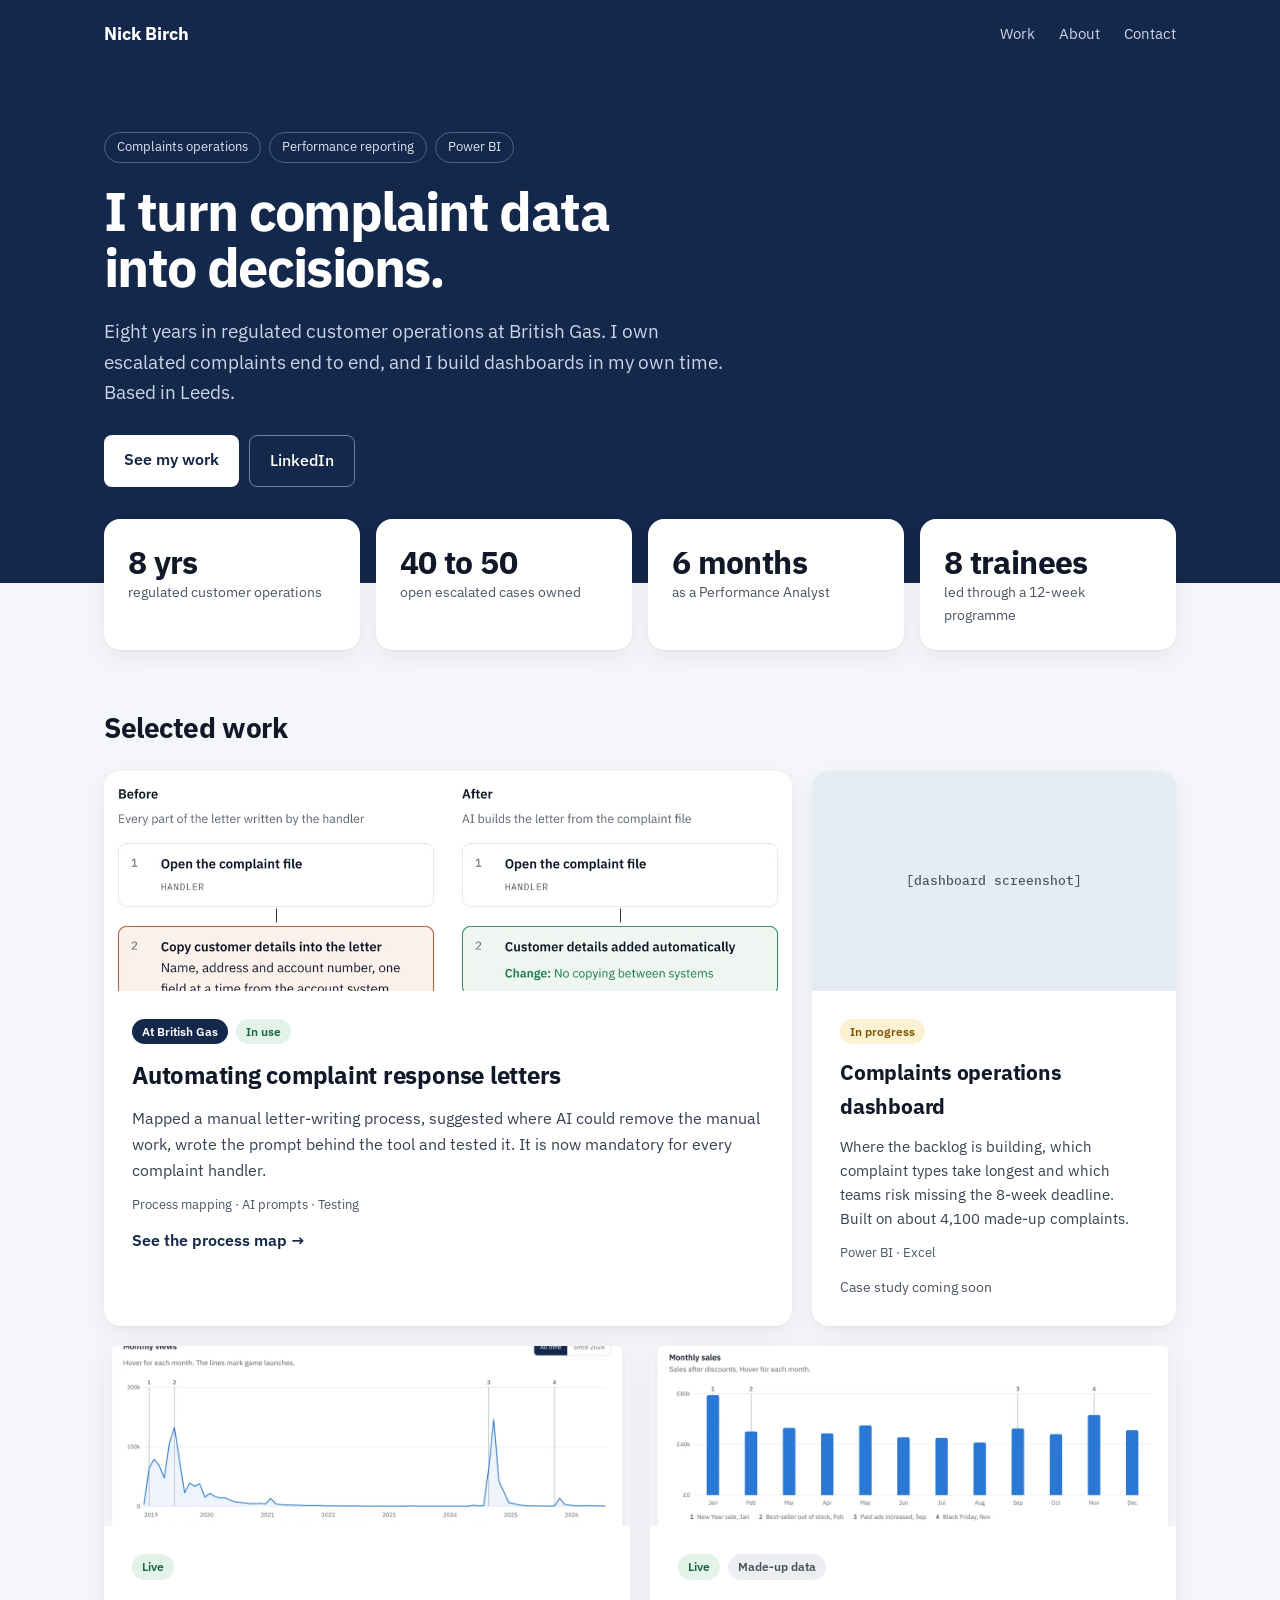
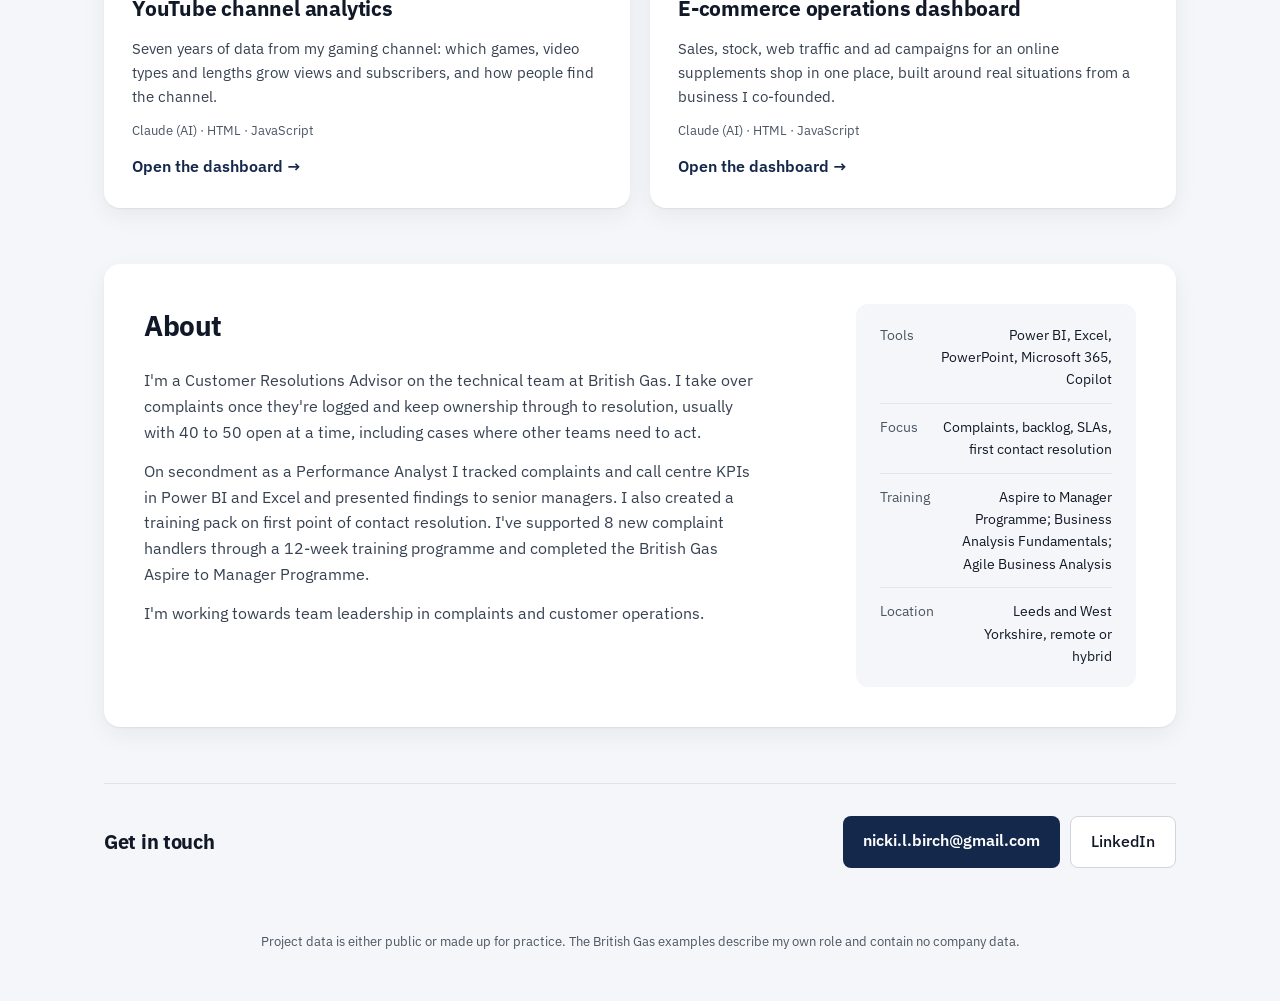
<file: index.html>
<!doctype html>
<html lang="en-GB">
<head>
  <meta charset="utf-8">
  <meta name="viewport" content="width=device-width, initial-scale=1">
  <title>Nick Birch | Portfolio</title>
  <meta name="description" content="Nick Birch, Leeds. Complaints operations, performance reporting and dashboards built in Power BI, Excel and on the web.">
  <link rel="preconnect" href="https://fonts.googleapis.com">
  <link rel="preconnect" href="https://fonts.gstatic.com" crossorigin>
  <link href="https://fonts.googleapis.com/css2?family=IBM+Plex+Mono:wght@400;500&family=IBM+Plex+Sans:wght@400;500;600;700&display=swap" rel="stylesheet">
  <link rel="stylesheet" href="styles.css">
  <link rel="stylesheet" href="home.css">
</head>
<body class="home">

<div class="band">
  <header class="wrap top">
    <a class="name" href="/">Nick Birch</a>
    <nav>
      <a href="#work">Work</a>
      <a href="#about">About</a>
      <a href="#contact">Contact</a>
    </nav>
  </header>

  <div class="wrap hero">
    <ul class="tags">
      <li>Complaints operations</li>
      <li>Performance reporting</li>
      <li>Power BI</li>
    </ul>
    <h1>I turn complaint data into decisions.</h1>
    <p>Eight years in regulated customer operations at British Gas. I own escalated complaints end to end, and I build dashboards in my own time. Based in Leeds.</p>
    <div class="cta">
      <a class="solid" href="#work">See my work</a>
      <a class="ghost" href="https://www.linkedin.com/in/nick-birch-ba4004246">LinkedIn</a>
    </div>
  </div>
</div>

<main class="wrap">

  <ul class="stats" aria-label="At a glance">
    <li class="card"><strong>8 yrs</strong><span>regulated customer operations</span></li>
    <li class="card"><strong>40 to 50</strong><span>open escalated cases owned</span></li>
    <li class="card"><strong>6 months</strong><span>as a Performance Analyst</span></li>
    <li class="card"><strong>8 trainees</strong><span>led through a 12-week programme</span></li>
  </ul>

  <section id="work">
    <h2>Selected work</h2>
    <!-- To add a project: copy one <article class="work card"> block and change the text, pills and link.
         To add a screenshot: replace the text inside <div class="thumb"> with <img src="file.png" alt="Short description">. -->
    <div class="grid">

      <article class="work card wide">
        <div class="thumb"><img class="top" src="letters-process-map.webp" alt="Before and after process map for complaint response letters" loading="lazy"></div>
        <div class="body">
          <div class="pills"><span class="pill org">At British Gas</span><span class="pill live">In use</span></div>
          <h3><a href="ai-letters.html">Automating complaint response letters</a></h3>
          <p>Mapped a manual letter-writing process, suggested where AI could remove the manual work, wrote the prompt behind the tool and tested it. It is now mandatory for every complaint handler.</p>
          <div class="tools">Process mapping · AI prompts · Testing</div>
          <a class="more" href="ai-letters.html">See the process map →</a>
        </div>
      </article>

      <article class="work card tall">
        <div class="thumb">[dashboard screenshot]</div>
        <div class="body">
          <div class="pills"><span class="pill wip">In progress</span></div>
          <h3>Complaints operations dashboard</h3>
          <p class="grow">Where the backlog is building, which complaint types take longest and which teams risk missing the 8-week deadline. Built on about 4,100 made-up complaints.</p>
          <div class="tools">Power BI · Excel</div>
          <span class="soon">Case study coming soon</span>
        </div>
      </article>

      <article class="work card">
        <div class="thumb"><img src="youtube-dashboard.webp" alt="YouTube channel analytics dashboard: headline figures and a chart of monthly views" loading="lazy"></div>
        <div class="body">
          <div class="pills"><span class="pill live">Live</span></div>
          <h3><a href="youtube.html">YouTube channel analytics</a></h3>
          <p class="grow">Seven years of data from my gaming channel: which games, video types and lengths grow views and subscribers, and how people find the channel.</p>
          <div class="tools">Claude (AI) · HTML · JavaScript</div>
          <a class="more" href="youtube.html">Open the dashboard →</a>
        </div>
      </article>

      <article class="work card">
        <div class="thumb"><img src="shop-dashboard.webp" alt="E-commerce operations dashboard: yearly figures and a chart of monthly sales" loading="lazy"></div>
        <div class="body">
          <div class="pills"><span class="pill live">Live</span><span class="pill next">Made-up data</span></div>
          <h3><a href="shop.html">E-commerce operations dashboard</a></h3>
          <p class="grow">Sales, stock, web traffic and ad campaigns for an online supplements shop in one place, built around real situations from a business I co-founded.</p>
          <div class="tools">Claude (AI) · HTML · JavaScript</div>
          <a class="more" href="shop.html">Open the dashboard →</a>
        </div>
      </article>

    </div>
  </section>

  <section id="about" class="card about">
    <div class="text">
      <h2>About</h2>
      <p>I'm a Customer Resolutions Advisor on the technical team at British Gas. I take over complaints once they're logged and keep ownership through to resolution, usually with 40 to 50 open at a time, including cases where other teams need to act.</p>
      <p>On secondment as a Performance Analyst I tracked complaints and call centre KPIs in Power BI and Excel and presented findings to senior managers. I also created a training pack on first point of contact resolution. I've supported 8 new complaint handlers through a 12-week training programme and completed the British Gas Aspire to Manager Programme.</p>
      <p>I'm working towards team leadership in complaints and customer operations.</p>
    </div>
    <dl>
      <div><dt>Tools</dt><dd>Power BI, Excel, PowerPoint, Microsoft 365, Copilot</dd></div>
      <div><dt>Focus</dt><dd>Complaints, backlog, SLAs, first contact resolution</dd></div>
      <div><dt>Training</dt><dd>Aspire to Manager Programme; Business Analysis Fundamentals; Agile Business Analysis</dd></div>
      <div><dt>Location</dt><dd>Leeds and West Yorkshire, remote or hybrid</dd></div>
    </dl>
  </section>

  <section id="contact" class="contact">
    <h2>Get in touch</h2>
    <div class="cta">
      <a class="solid" href="mailto:nicki.l.birch@gmail.com">nicki.l.birch@gmail.com</a>
      <a class="ghost" href="https://www.linkedin.com/in/nick-birch-ba4004246">LinkedIn</a>
    </div>
  </section>

</main>

<footer>
  <div class="wrap">Project data is either public or made up for practice. The British Gas examples describe my own role and contain no company data.</div>
</footer>

</body>
</html>
</file>
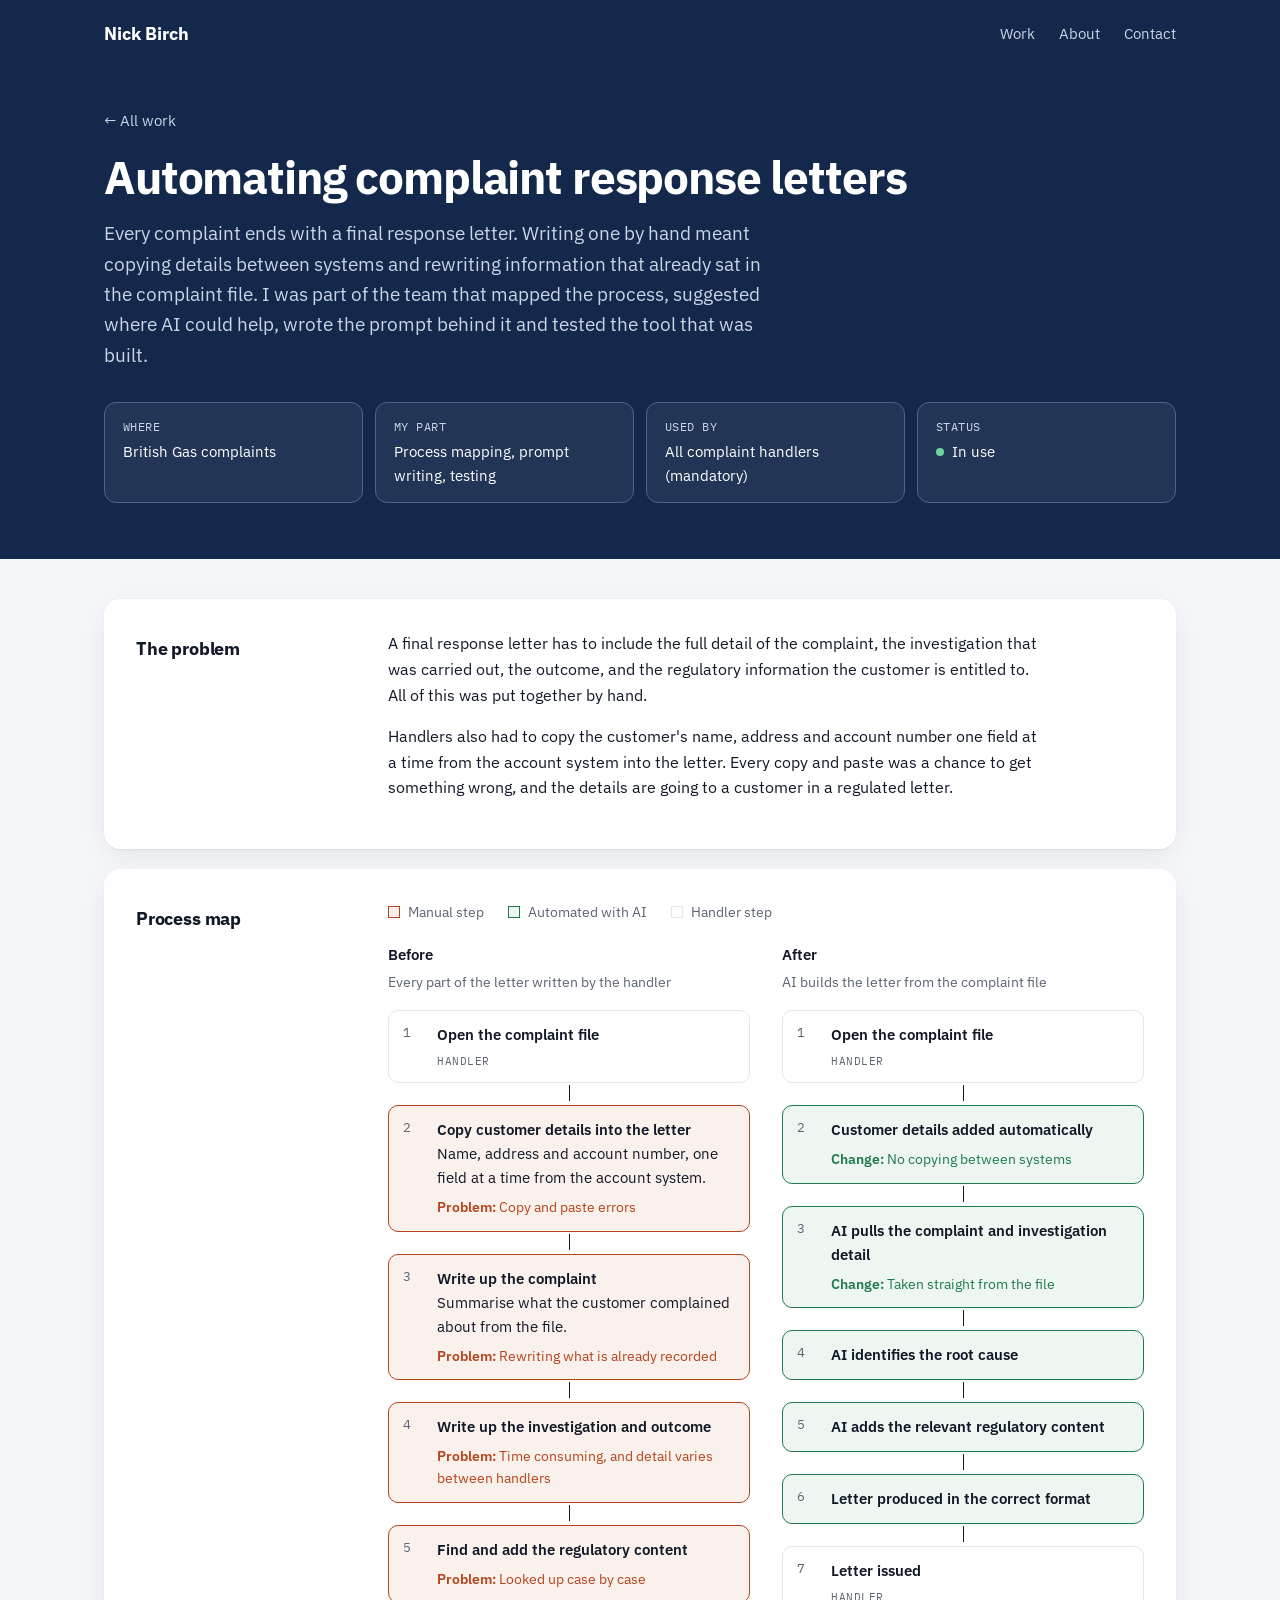
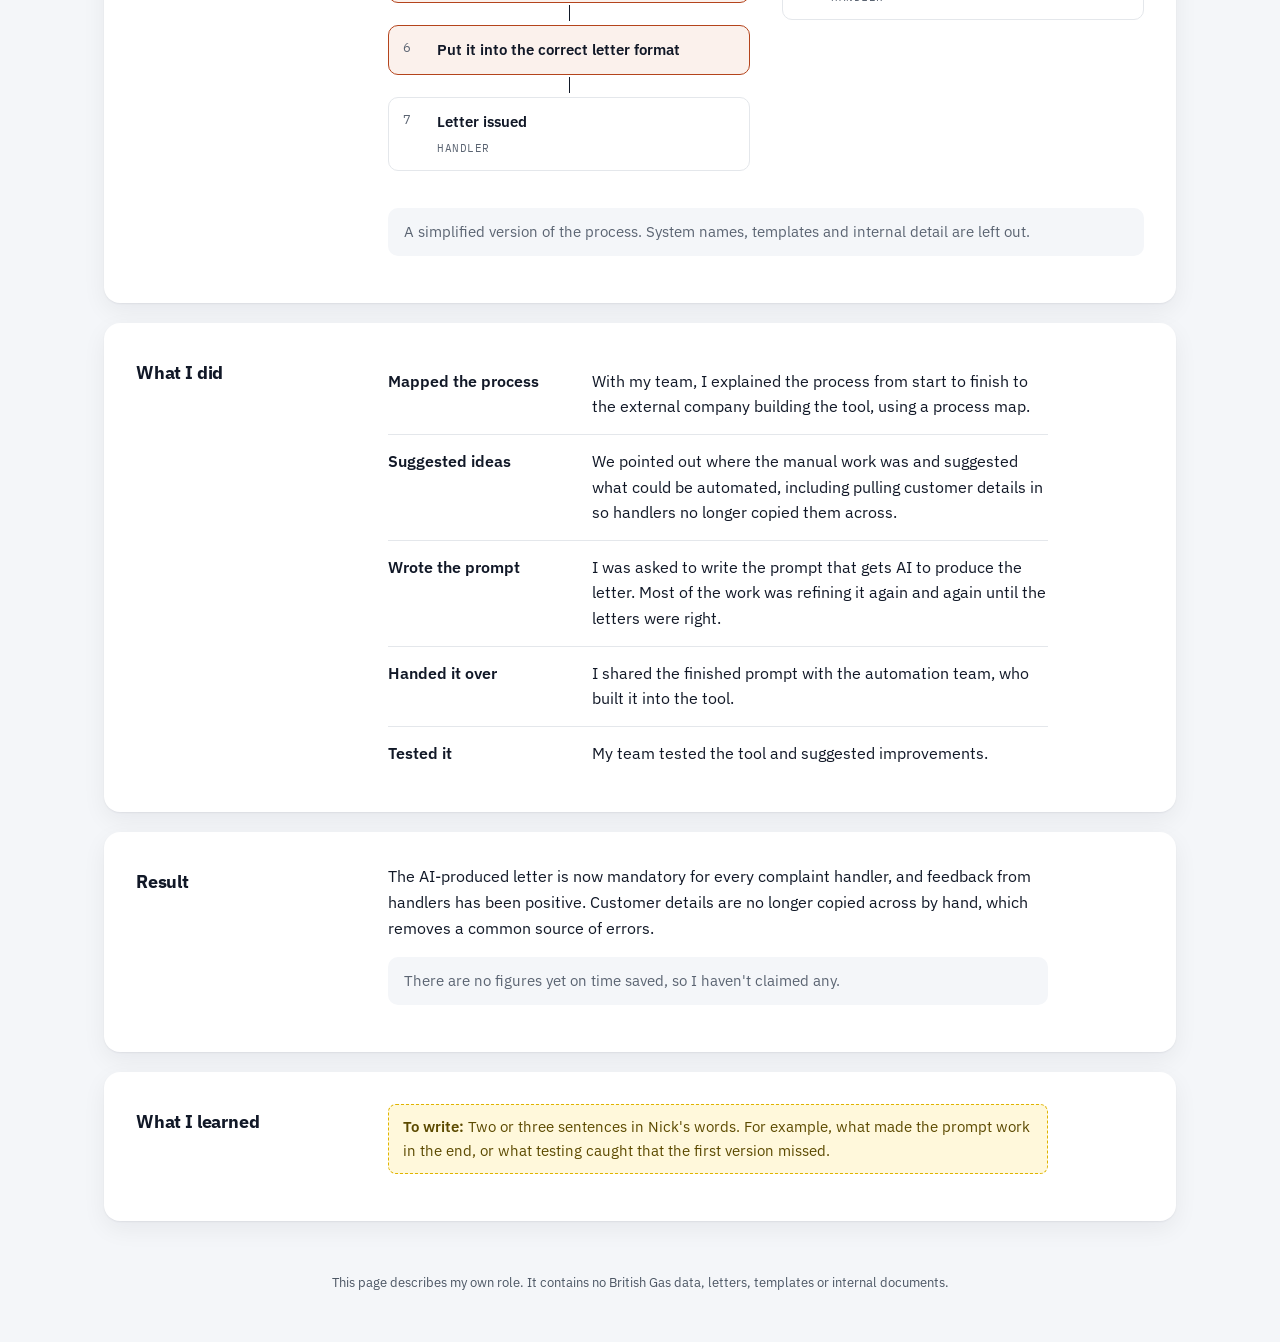
<file: ai-letters.html>
<!doctype html>
<html lang="en-GB">
<head>
  <meta charset="utf-8">
  <meta name="viewport" content="width=device-width, initial-scale=1">
  <title>Automating complaint response letters | Nick Birch</title>
  <meta name="description" content="How I helped map a manual complaints process at British Gas and move final response letters to an AI-assisted process that is now used by every complaint handler.">
  <link rel="preconnect" href="https://fonts.googleapis.com">
  <link rel="preconnect" href="https://fonts.gstatic.com" crossorigin>
  <link href="https://fonts.googleapis.com/css2?family=IBM+Plex+Mono:wght@400;500&family=IBM+Plex+Sans:wght@400;500;600;700&display=swap" rel="stylesheet">
  <link rel="stylesheet" href="styles.css">
  <link rel="stylesheet" href="process.css">
  <link rel="stylesheet" href="theme.css">
</head>
<body class="sub">

<div class="band">
  <header class="wrap top">
    <a class="name" href="/">Nick Birch</a>
    <nav>
      <a href="/#work">Work</a>
      <a href="/#about">About</a>
      <a href="/#contact">Contact</a>
    </nav>
  </header>
  <div class="case-head">
    <div class="wrap">
      <a class="back" href="/#work">All work</a>
      <h1>Automating complaint response letters</h1>
      <p class="summary">Every complaint ends with a final response letter. Writing one by hand meant copying details between systems and rewriting information that already sat in the complaint file. I was part of the team that mapped the process, suggested where AI could help, wrote the prompt behind it and tested the tool that was built.</p>
      <dl class="case-meta">
        <div><dt>Where</dt><dd>British Gas complaints</dd></div>
        <div><dt>My part</dt><dd>Process mapping, prompt writing, testing</dd></div>
        <div><dt>Used by</dt><dd>All complaint handlers (mandatory)</dd></div>
        <div><dt>Status</dt><dd class="status live">In use</dd></div>
      </dl>
    </div>
  </div>
</div>

<main class="case">
  <div class="wrap">
    <section>
      <h2>The problem</h2>
      <div class="body">
        <p>A final response letter has to include the full detail of the complaint, the investigation that was carried out, the outcome, and the regulatory information the customer is entitled to. All of this was put together by hand.</p>
        <p>Handlers also had to copy the customer's name, address and account number one field at a time from the account system into the letter. Every copy and paste was a chance to get something wrong, and the details are going to a customer in a regulated letter.</p>
      </div>
    </section>

    <section>
      <h2>Process map</h2>
      <div class="body" style="max-width:none">
        <div class="map-intro">
          <span style="--c:var(--manual);--b:var(--manual-bg)">Manual step</span>
          <span style="--c:var(--auto);--b:var(--auto-bg)">Automated with AI</span>
          <span style="--c:var(--rule);--b:#fff">Handler step</span>
        </div>

        <div class="map">
          <div>
            <h3>Before</h3>
            <p class="lane-note">Every part of the letter written by the handler</p>
            <ol class="flow">
              <li><strong>Open the complaint file</strong><span class="who">Handler</span></li>
              <li class="manual"><strong>Copy customer details into the letter</strong>Name, address and account number, one field at a time from the account system.<span class="pain">Copy and paste errors</span></li>
              <li class="manual"><strong>Write up the complaint</strong>Summarise what the customer complained about from the file.<span class="pain">Rewriting what is already recorded</span></li>
              <li class="manual"><strong>Write up the investigation and outcome</strong><span class="pain">Time consuming, and detail varies between handlers</span></li>
              <li class="manual"><strong>Find and add the regulatory content</strong><span class="pain">Looked up case by case</span></li>
              <li class="manual"><strong>Put it into the correct letter format</strong></li>
              <li><strong>Letter issued</strong><span class="who">Handler</span></li>
            </ol>
          </div>

          <div>
            <h3>After</h3>
            <p class="lane-note">AI builds the letter from the complaint file</p>
            <ol class="flow">
              <li><strong>Open the complaint file</strong><span class="who">Handler</span></li>
              <li class="auto"><strong>Customer details added automatically</strong><span class="gain">No copying between systems</span></li>
              <li class="auto"><strong>AI pulls the complaint and investigation detail</strong><span class="gain">Taken straight from the file</span></li>
              <li class="auto"><strong>AI identifies the root cause</strong></li>
              <li class="auto"><strong>AI adds the relevant regulatory content</strong></li>
              <li class="auto"><strong>Letter produced in the correct format</strong></li>
              <li><strong>Letter issued</strong><span class="who">Handler</span></li>
            </ol>
          </div>
        </div>
        <p class="note">A simplified version of the process. System names, templates and internal detail are left out.</p>
      </div>
    </section>

    <section>
      <h2>What I did</h2>
      <div class="body">
        <ol class="steps">
          <li><b>Mapped the process</b><span>With my team, I explained the process from start to finish to the external company building the tool, using a process map.</span></li>
          <li><b>Suggested ideas</b><span>We pointed out where the manual work was and suggested what could be automated, including pulling customer details in so handlers no longer copied them across.</span></li>
          <li><b>Wrote the prompt</b><span>I was asked to write the prompt that gets AI to produce the letter. Most of the work was refining it again and again until the letters were right.</span></li>
          <li><b>Handed it over</b><span>I shared the finished prompt with the automation team, who built it into the tool.</span></li>
          <li><b>Tested it</b><span>My team tested the tool and suggested improvements.</span></li>
        </ol>
      </div>
    </section>

    <section>
      <h2>Result</h2>
      <div class="body">
        <p>The AI-produced letter is now mandatory for every complaint handler, and feedback from handlers has been positive. Customer details are no longer copied across by hand, which removes a common source of errors.</p>
        <p class="note">There are no figures yet on time saved, so I haven't claimed any.</p>
      </div>
    </section>

    <section>
      <h2>What I learned</h2>
      <div class="body">
        <p class="todo">Two or three sentences in Nick's words. For example, what made the prompt work in the end, or what testing caught that the first version missed.</p>
      </div>
    </section>
  </div>
</main>

<footer>
  <div class="wrap">This page describes my own role. It contains no British Gas data, letters, templates or internal documents.</div>
</footer>

</body>
</html>
</file>
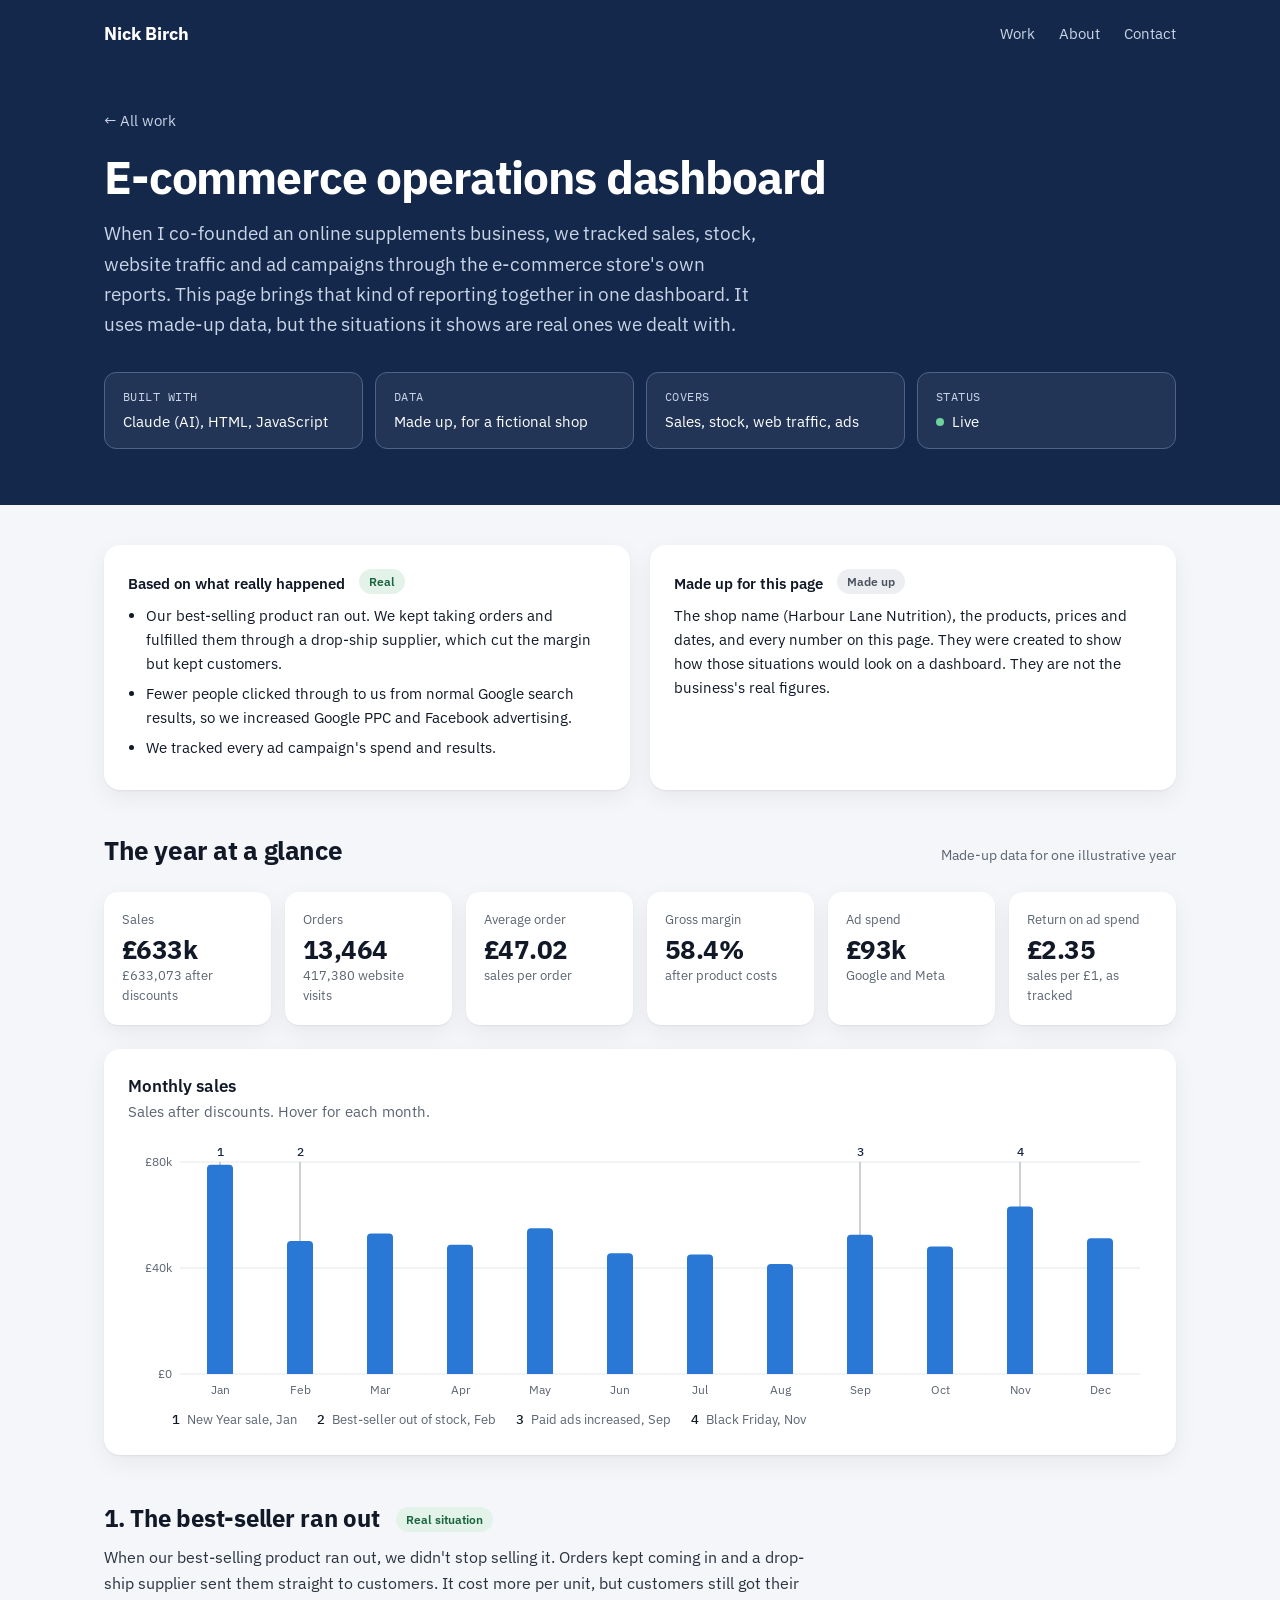
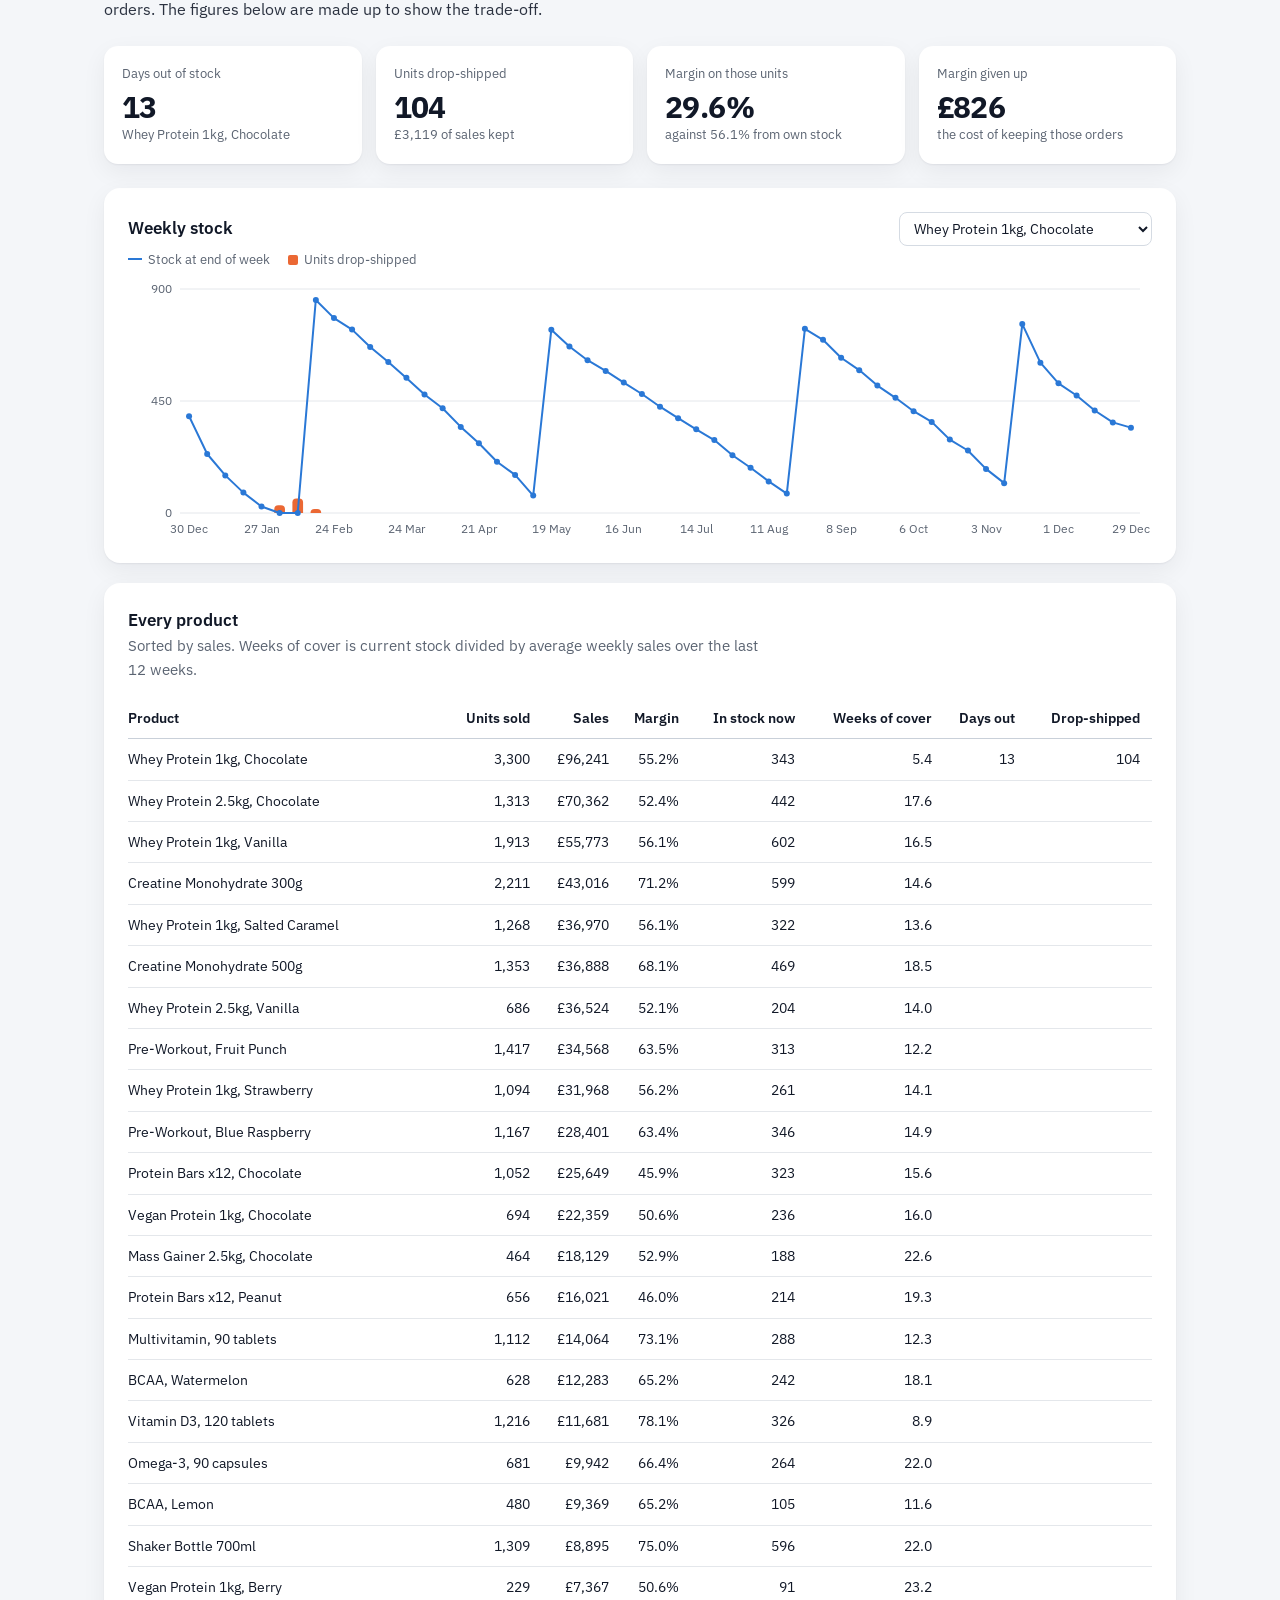
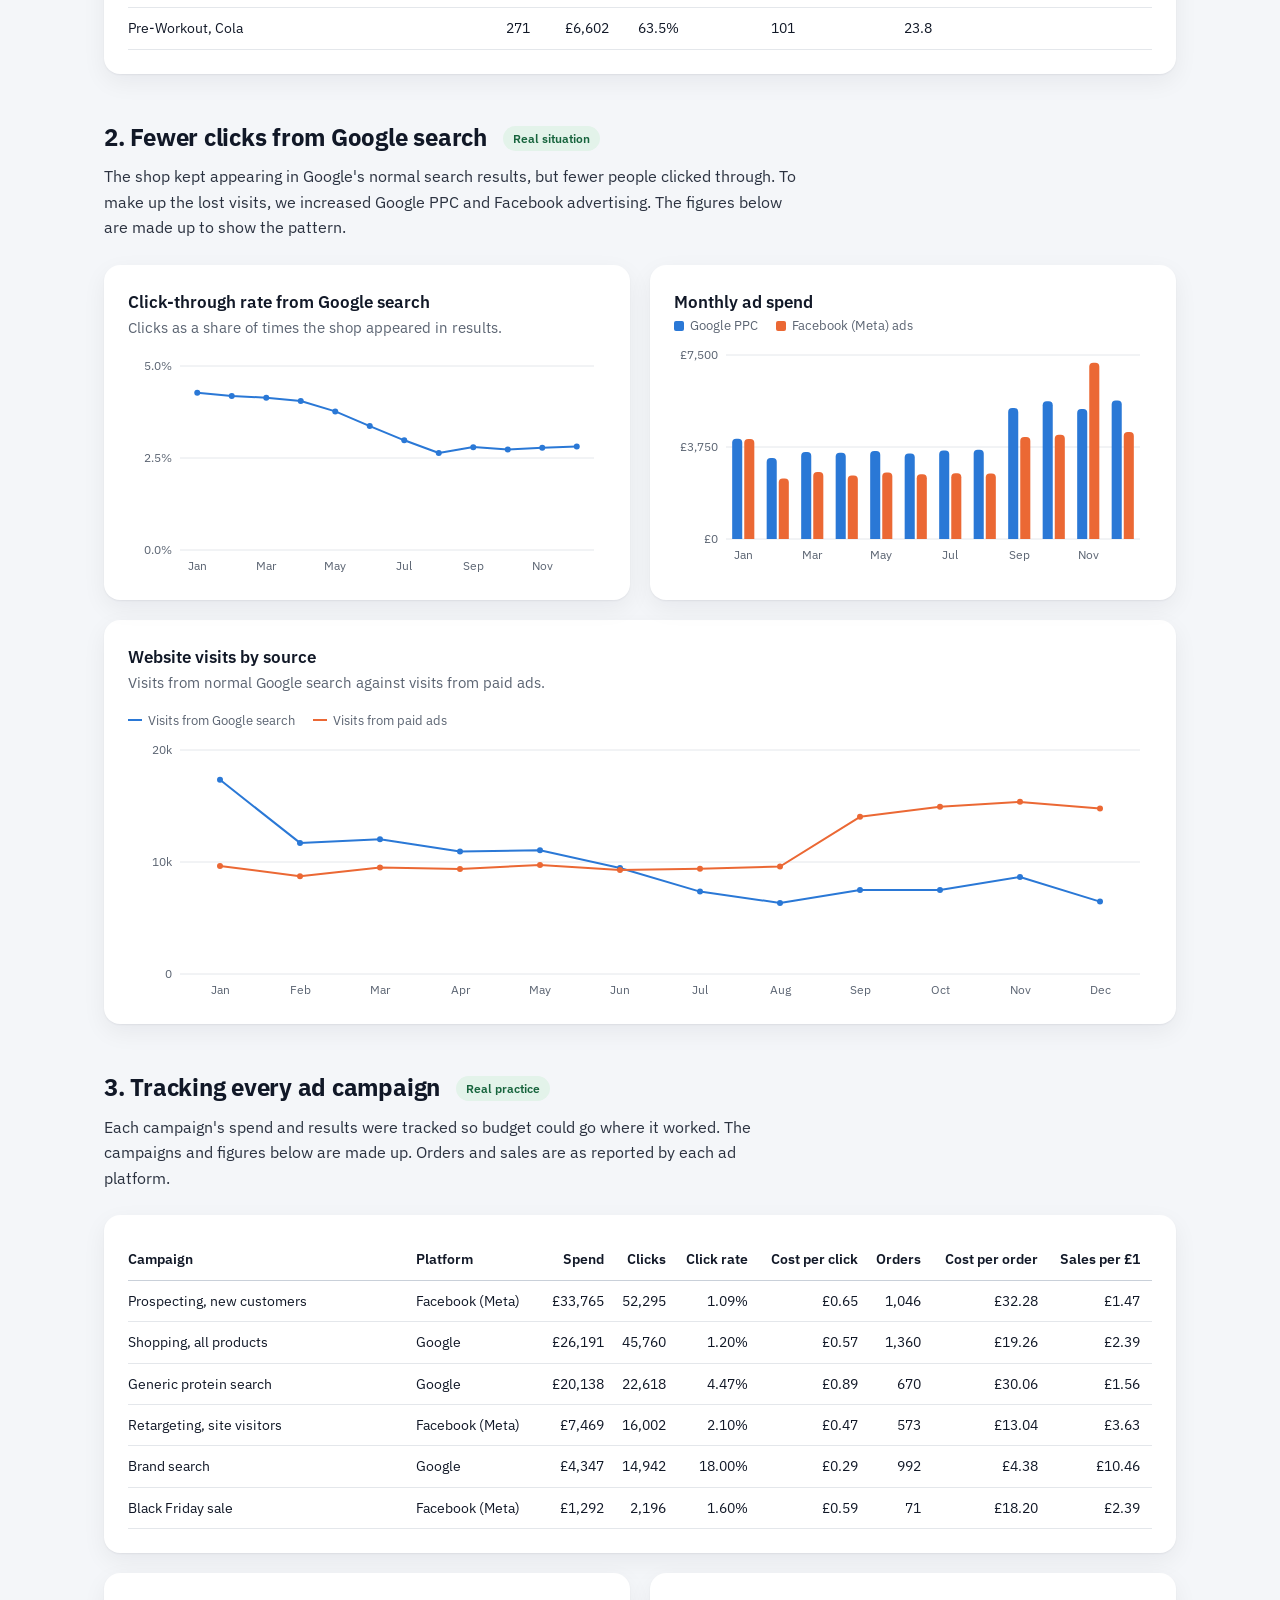
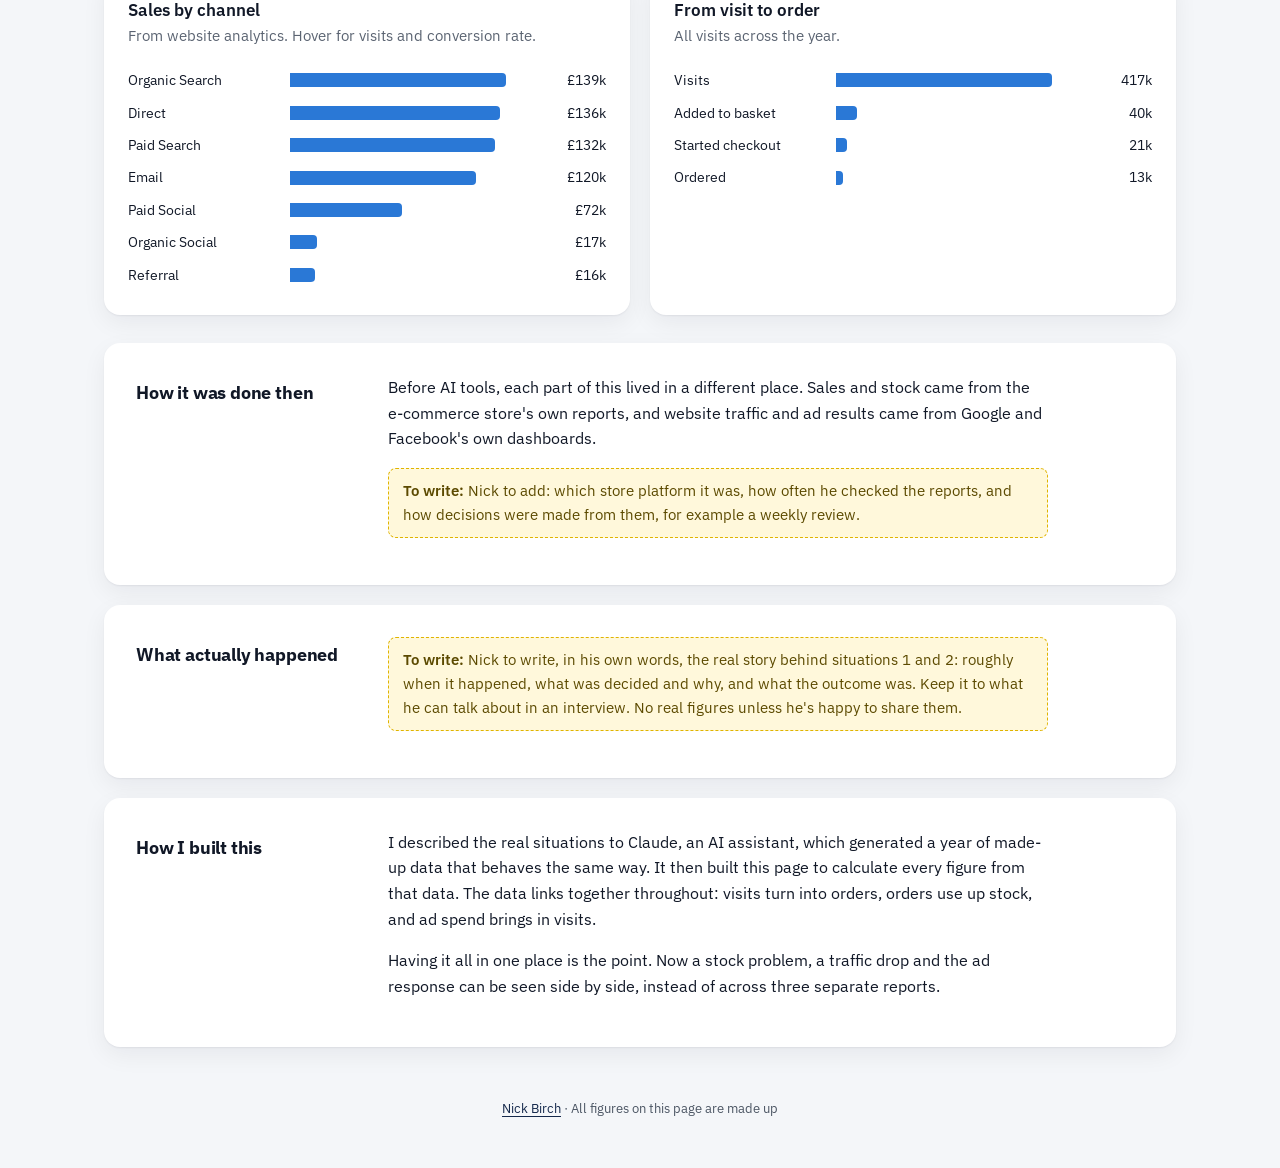
<file: shop.html>
<!doctype html>
<html lang="en-GB">
<head>
  <meta charset="utf-8">
  <meta name="viewport" content="width=device-width, initial-scale=1">
  <title>E-commerce operations dashboard | Nick Birch</title>
  <meta name="description" content="Sales, stock, web traffic and ad campaigns for an online supplements shop in one dashboard. Based on real situations from a business I co-founded, using made-up data.">
  <link rel="preconnect" href="https://fonts.googleapis.com">
  <link rel="preconnect" href="https://fonts.gstatic.com" crossorigin>
  <link href="https://fonts.googleapis.com/css2?family=IBM+Plex+Mono:wght@400;500&family=IBM+Plex+Sans:wght@400;500;600;700&display=swap" rel="stylesheet">
  <link rel="stylesheet" href="styles.css">
  <link rel="stylesheet" href="youtube.css">
  <link rel="stylesheet" href="shop.css">
  <link rel="stylesheet" href="theme.css">
</head>
<body class="sub">

<div class="band">
  <header class="wrap top">
    <a class="name" href="/">Nick Birch</a>
    <nav>
      <a href="/#work">Work</a>
      <a href="/#about">About</a>
      <a href="/#contact">Contact</a>
    </nav>
  </header>
  <div class="case-head">
    <div class="wrap">
      <a class="back" href="/#work">All work</a>
      <h1>E-commerce operations dashboard</h1>
      <p class="summary">When I co-founded an online supplements business, we tracked sales, stock, website traffic and ad campaigns through the e-commerce store's own reports. This page brings that kind of reporting together in one dashboard. It uses made-up data, but the situations it shows are real ones we dealt with.</p>
      <dl class="case-meta">
        <div><dt>Built with</dt><dd>Claude (AI), HTML, JavaScript</dd></div>
        <div><dt>Data</dt><dd>Made up, for a fictional shop</dd></div>
        <div><dt>Covers</dt><dd>Sales, stock, web traffic, ads</dd></div>
        <div><dt>Status</dt><dd class="status live">Live</dd></div>
      </dl>
    </div>
  </div>
</div>

<main class="case">
  <div class="dash">
    <div class="wrap">
      <div class="realbox">
        <div>
          <h3>Based on what really happened <span class="tag real">Real</span></h3>
          <ul>
            <li>Our best-selling product ran out. We kept taking orders and fulfilled them through a drop-ship supplier, which cut the margin but kept customers.</li>
            <li>Fewer people clicked through to us from normal Google search results, so we increased Google PPC and Facebook advertising.</li>
            <li>We tracked every ad campaign's spend and results.</li>
          </ul>
        </div>
        <div>
          <h3>Made up for this page <span class="tag madeup">Made up</span></h3>
          <p>The shop name (Harbour Lane Nutrition), the products, prices and dates, and every number on this page. They were created to show how those situations would look on a dashboard. They are not the business's real figures.</p>
        </div>
      </div>

      <div class="dash-bar">
        <h2>The year at a glance</h2>
        <span class="source" id="asof">Made-up data for one illustrative year</span>
      </div>
      <div class="kpis six" id="kpis"></div>

      <div class="panel">
        <h3>Monthly sales</h3>
        <p class="explain">Sales after discounts. Hover for each month.</p>
        <div class="chart" id="salesChart"></div>
      </div>

      <!-- Story 1 -->
      <div class="story">
        <h2>1. The best-seller ran out <span class="tag real">Real situation</span></h2>
        <p class="explain">When our best-selling product ran out, we didn't stop selling it. Orders kept coming in and a drop-ship supplier sent them straight to customers. It cost more per unit, but customers still got their orders. The figures below are made up to show the trade-off.</p>
        <div class="kpis four" id="stockKpis"></div>
        <div class="panel">
          <div class="panel-head">
            <h3>Weekly stock</h3>
            <select class="picker" id="skuPick" aria-label="Choose a product"></select>
          </div>
          <div class="legend" id="stockLegend"></div>
          <div class="chart" id="stockChart"></div>
        </div>
        <div class="panel">
          <h3>Every product</h3>
          <p class="explain">Sorted by sales. Weeks of cover is current stock divided by average weekly sales over the last 12 weeks.</p>
          <div class="vtable-wrap">
            <table class="vtable">
              <thead><tr><th>Product</th><th class="num">Units sold</th><th class="num">Sales</th><th class="num">Margin</th><th class="num">In stock now</th><th class="num">Weeks of cover</th><th class="num">Days out</th><th class="num">Drop-shipped</th></tr></thead>
              <tbody id="stockBody"></tbody>
            </table>
          </div>
        </div>
      </div>

      <!-- Story 2 -->
      <div class="story">
        <h2>2. Fewer clicks from Google search <span class="tag real">Real situation</span></h2>
        <p class="explain">The shop kept appearing in Google's normal search results, but fewer people clicked through. To make up the lost visits, we increased Google PPC and Facebook advertising. The figures below are made up to show the pattern.</p>
        <div class="grid-2">
          <div class="panel">
            <h3>Click-through rate from Google search</h3>
            <p class="explain">Clicks as a share of times the shop appeared in results.</p>
            <div class="chart" id="ctrChart"></div>
          </div>
          <div class="panel">
            <h3>Monthly ad spend</h3>
            <div class="legend" id="spendLegend"></div>
            <div class="chart" id="spendChart"></div>
          </div>
        </div>
        <div class="panel">
          <h3>Website visits by source</h3>
          <p class="explain">Visits from normal Google search against visits from paid ads.</p>
          <div class="legend" id="visitLegend"></div>
          <div class="chart" id="visitChart"></div>
        </div>
      </div>

      <!-- Story 3 -->
      <div class="story">
        <h2>3. Tracking every ad campaign <span class="tag real">Real practice</span></h2>
        <p class="explain">Each campaign's spend and results were tracked so budget could go where it worked. The campaigns and figures below are made up. Orders and sales are as reported by each ad platform.</p>
        <div class="panel">
          <div class="vtable-wrap">
            <table class="vtable">
              <thead><tr><th>Campaign</th><th>Platform</th><th class="num">Spend</th><th class="num">Clicks</th><th class="num">Click rate</th><th class="num">Cost per click</th><th class="num">Orders</th><th class="num">Cost per order</th><th class="num">Sales per £1</th></tr></thead>
              <tbody id="campBody"></tbody>
            </table>
          </div>
        </div>
        <div class="grid-2">
          <div class="panel">
            <h3>Sales by channel</h3>
            <p class="explain">From website analytics. Hover for visits and conversion rate.</p>
            <ul class="bars" id="channels"></ul>
          </div>
          <div class="panel">
            <h3>From visit to order</h3>
            <p class="explain">All visits across the year.</p>
            <ul class="bars" id="funnel"></ul>
          </div>
        </div>
      </div>
    </div>
  </div>

  <div class="wrap">
    <section>
      <h2>How it was done then</h2>
      <div class="body">
        <p>Before AI tools, each part of this lived in a different place. Sales and stock came from the e-commerce store's own reports, and website traffic and ad results came from Google and Facebook's own dashboards.</p>
        <p class="todo">Nick to add: which store platform it was, how often he checked the reports, and how decisions were made from them, for example a weekly review.</p>
      </div>
    </section>

    <section>
      <h2>What actually happened</h2>
      <div class="body">
        <p class="todo">Nick to write, in his own words, the real story behind situations 1 and 2: roughly when it happened, what was decided and why, and what the outcome was. Keep it to what he can talk about in an interview. No real figures unless he's happy to share them.</p>
      </div>
    </section>

    <section>
      <h2>How I built this</h2>
      <div class="body">
        <p>I described the real situations to Claude, an AI assistant, which generated a year of made-up data that behaves the same way. It then built this page to calculate every figure from that data. The data links together throughout: visits turn into orders, orders use up stock, and ad spend brings in visits.</p>
        <p>Having it all in one place is the point. Now a stock problem, a traffic drop and the ad response can be seen side by side, instead of across three separate reports.</p>
      </div>
    </section>
  </div>
</main>

<footer>
  <div class="wrap"><a href="/">Nick Birch</a> &middot; All figures on this page are made up</div>
</footer>

<script src="shop.js"></script>
</body>
</html>
</file>
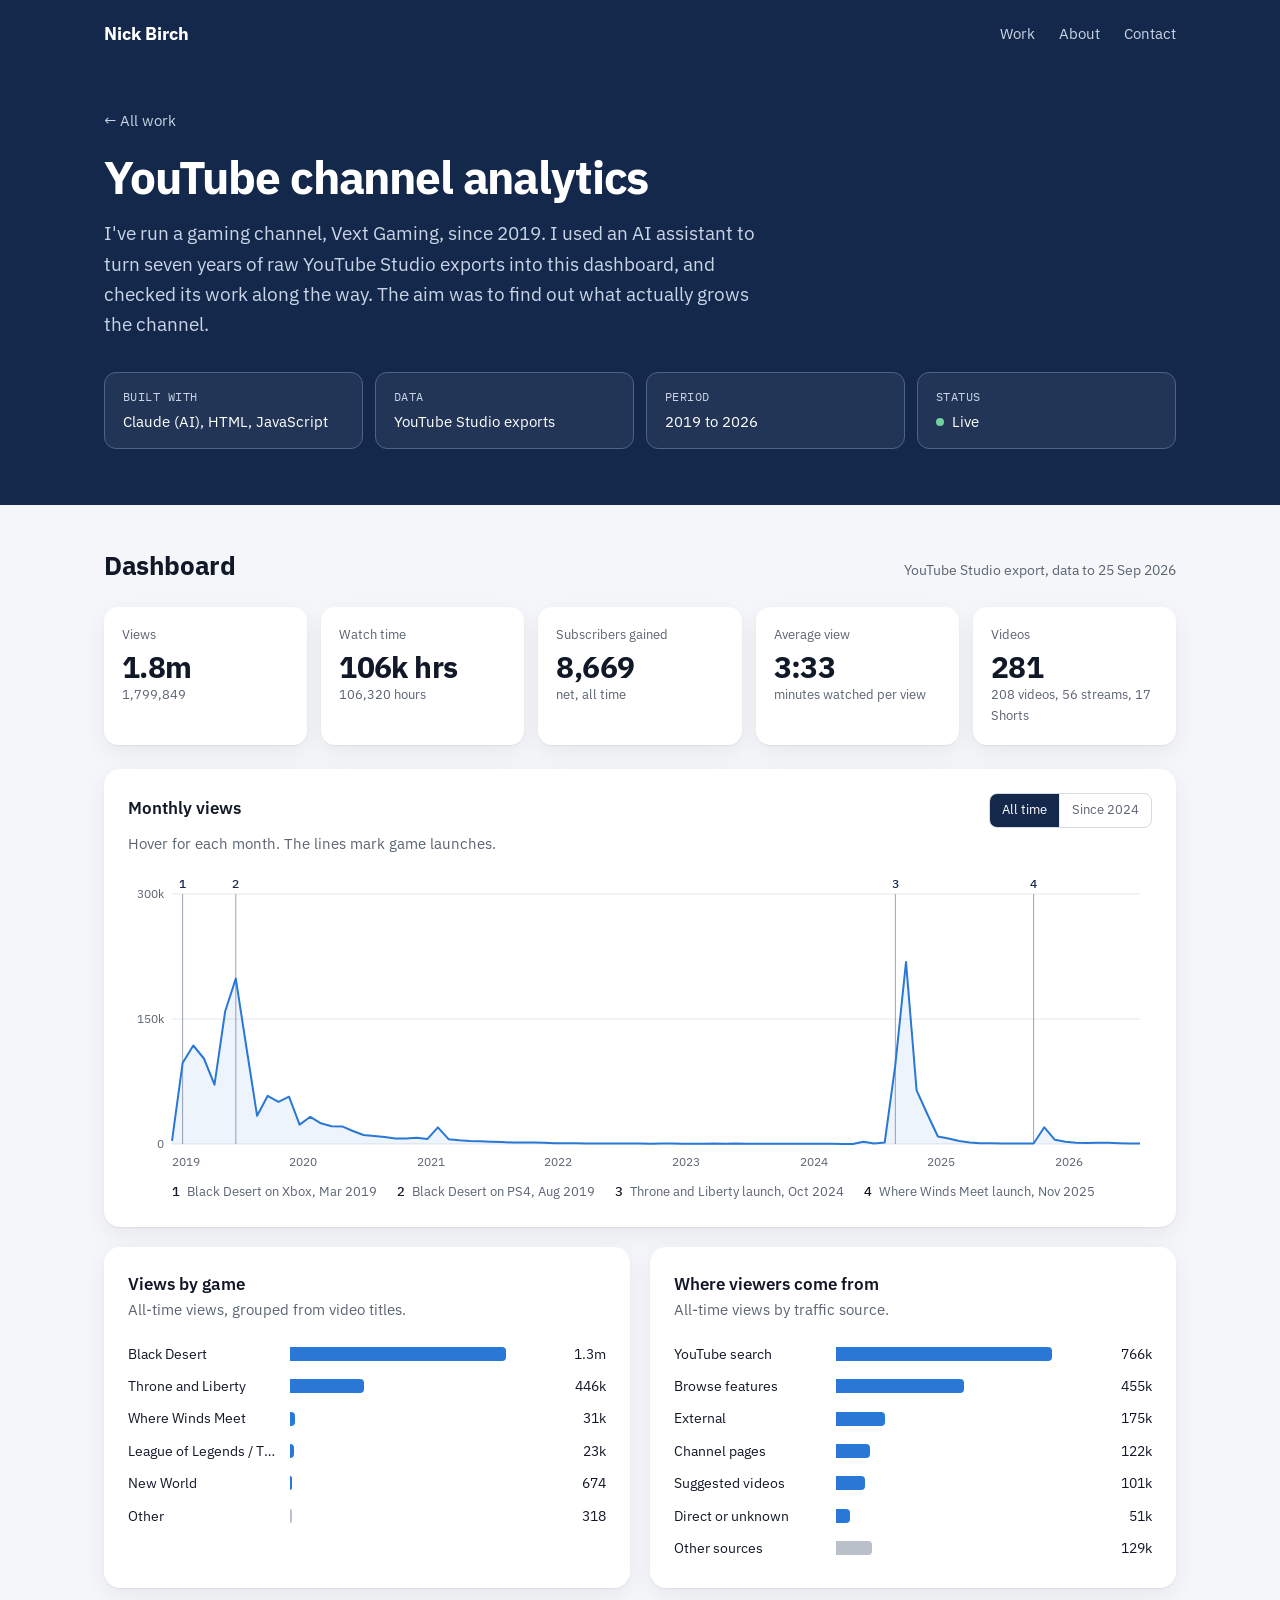
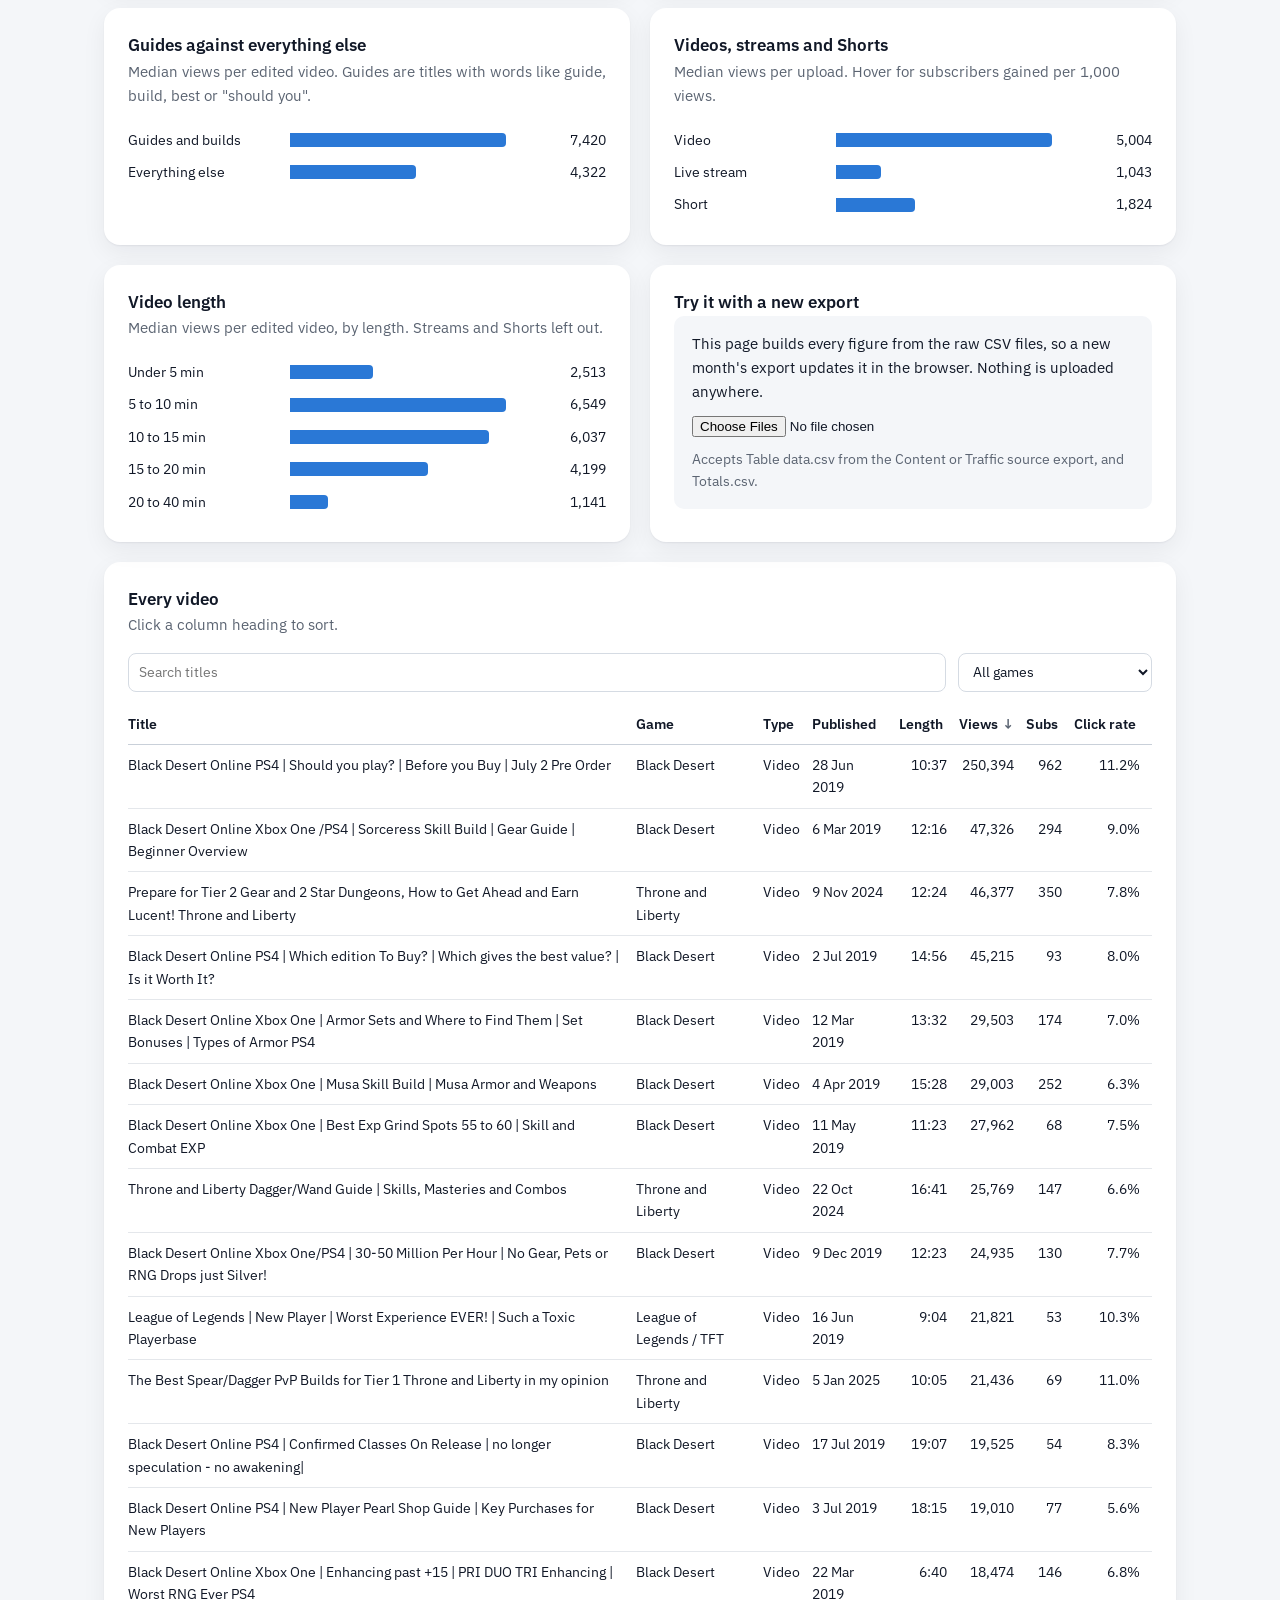
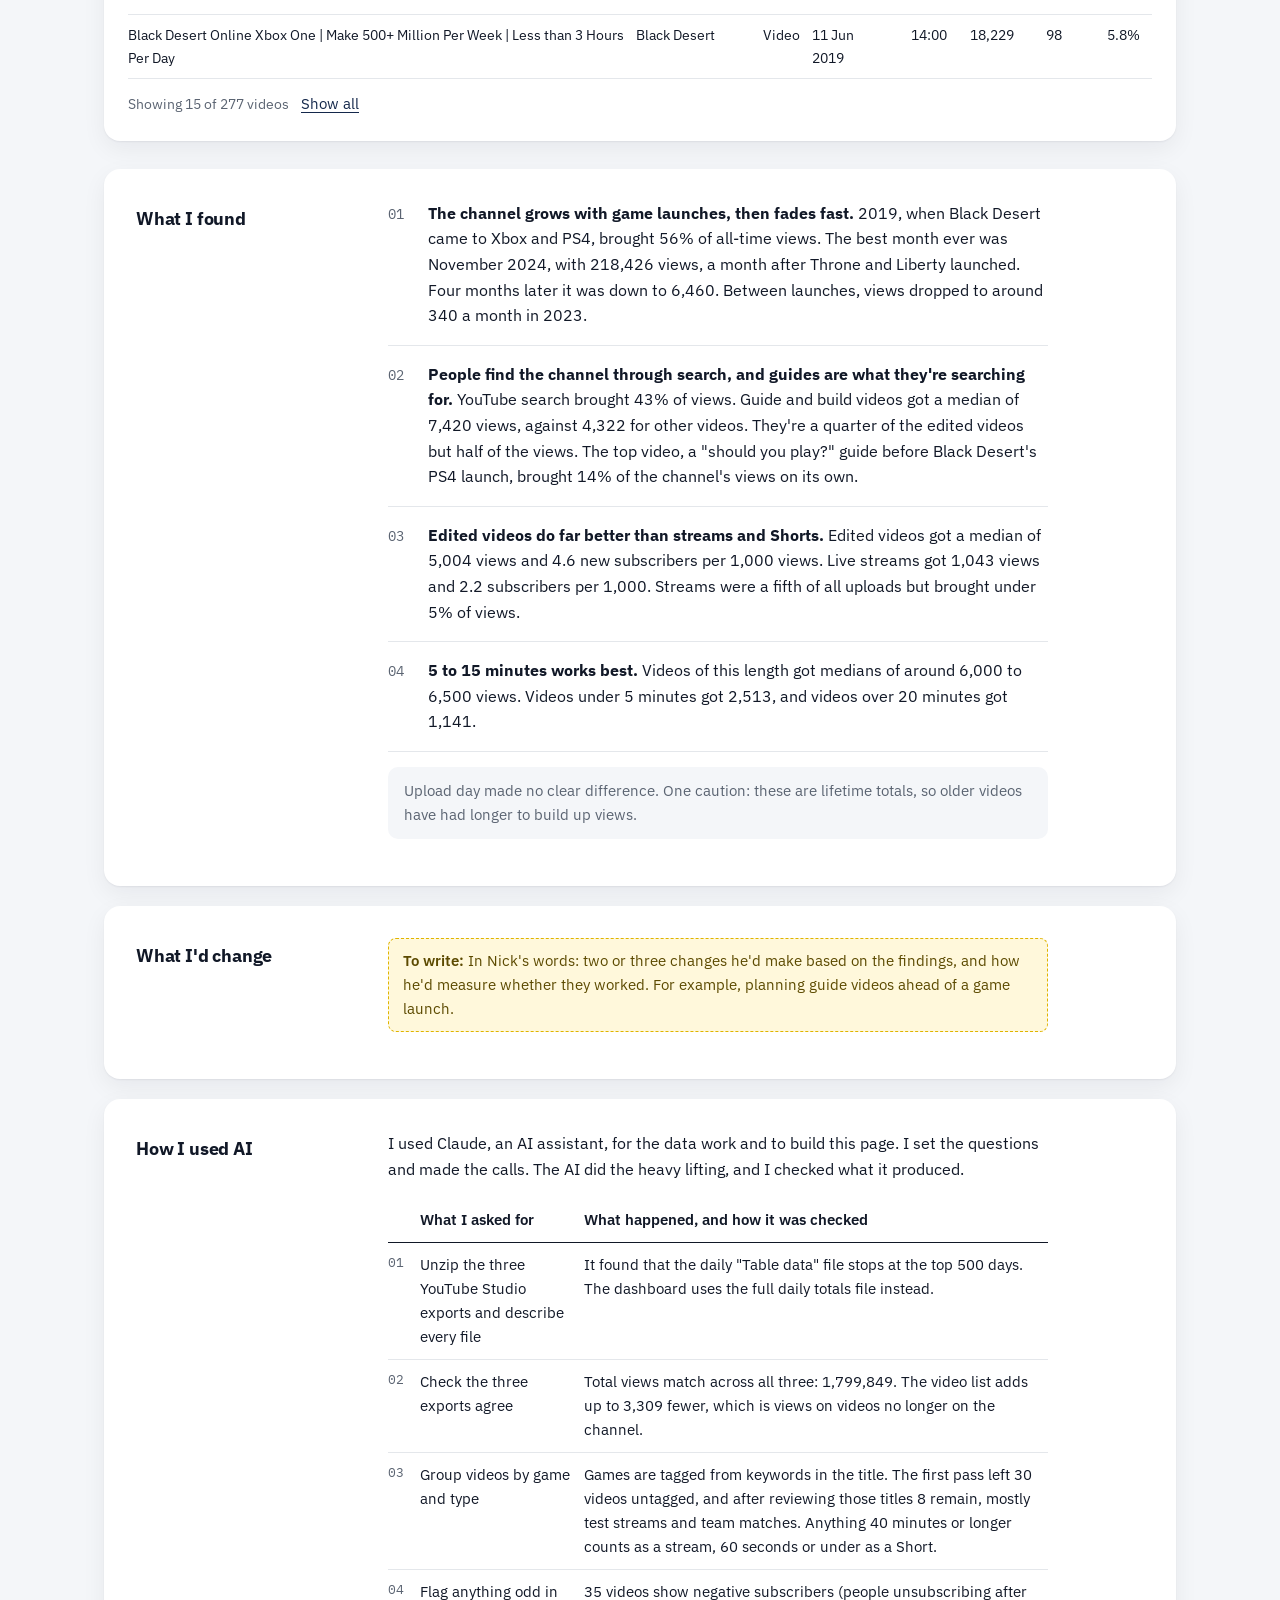
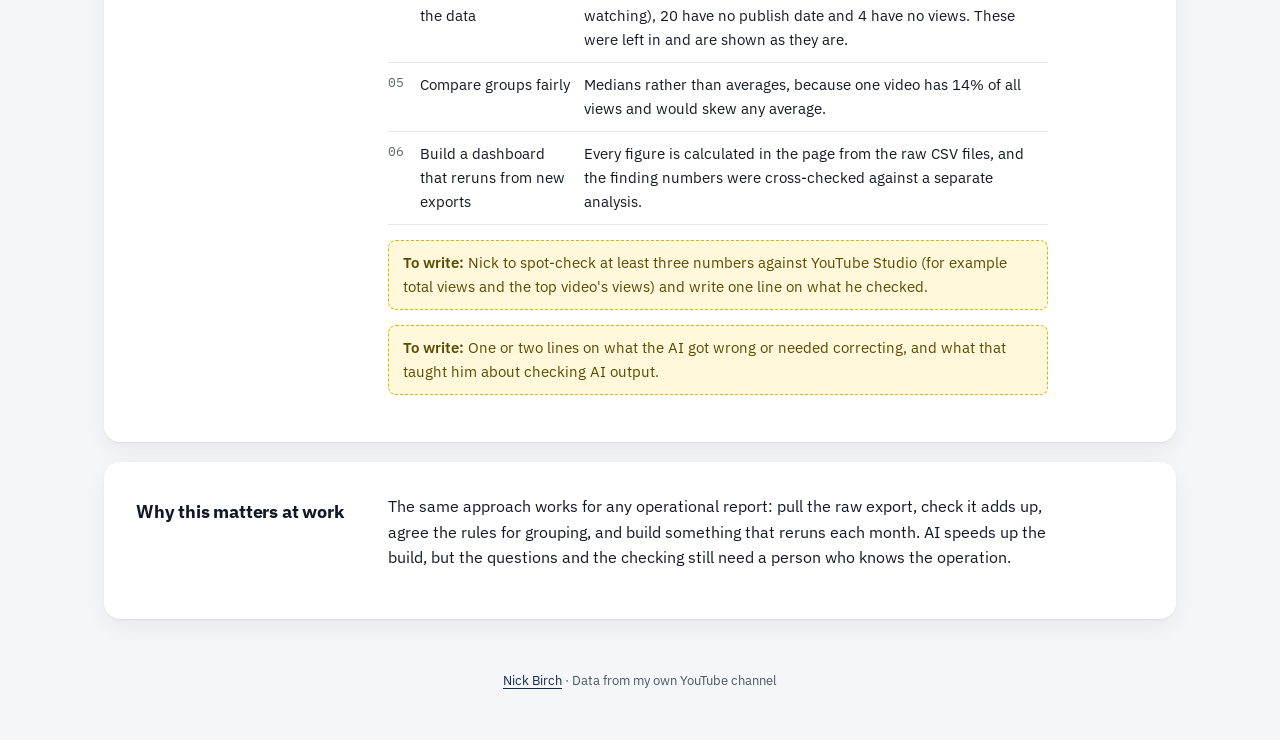
<file: youtube.html>
<!doctype html>
<html lang="en-GB">
<head>
  <meta charset="utf-8">
  <meta name="viewport" content="width=device-width, initial-scale=1">
  <title>YouTube channel analytics | Nick Birch</title>
  <meta name="description" content="Seven years of data from my gaming channel, Vext Gaming, analysed and built into a dashboard with an AI assistant.">
  <link rel="preconnect" href="https://fonts.googleapis.com">
  <link rel="preconnect" href="https://fonts.gstatic.com" crossorigin>
  <link href="https://fonts.googleapis.com/css2?family=IBM+Plex+Mono:wght@400;500&family=IBM+Plex+Sans:wght@400;500;600;700&display=swap" rel="stylesheet">
  <link rel="stylesheet" href="styles.css">
  <link rel="stylesheet" href="youtube.css">
  <link rel="stylesheet" href="theme.css">
</head>
<body class="sub">

<div class="band">
  <header class="wrap top">
    <a class="name" href="/">Nick Birch</a>
    <nav>
      <a href="/#work">Work</a>
      <a href="/#about">About</a>
      <a href="/#contact">Contact</a>
    </nav>
  </header>
  <div class="case-head">
    <div class="wrap">
      <a class="back" href="/#work">All work</a>
      <h1>YouTube channel analytics</h1>
      <p class="summary">I've run a gaming channel, Vext Gaming, since 2019. I used an AI assistant to turn seven years of raw YouTube Studio exports into this dashboard, and checked its work along the way. The aim was to find out what actually grows the channel.</p>
      <dl class="case-meta">
        <div><dt>Built with</dt><dd>Claude (AI), HTML, JavaScript</dd></div>
        <div><dt>Data</dt><dd>YouTube Studio exports</dd></div>
        <div><dt>Period</dt><dd>2019 to 2026</dd></div>
        <div><dt>Status</dt><dd class="status live">Live</dd></div>
      </dl>
    </div>
  </div>
</div>

<main class="case">
  <div class="dash">
    <div class="wrap">
      <div class="dash-bar">
        <h2>Dashboard</h2>
        <span class="source" id="asof">Loading data</span>
      </div>

      <div class="kpis" id="kpis"></div>

      <div class="panel">
        <div class="panel-head">
          <h3>Monthly views</h3>
          <div class="seg" id="range" role="group" aria-label="Time range">
            <button data-r="all" aria-pressed="true">All time</button>
            <button data-r="2024-01" aria-pressed="false">Since 2024</button>
          </div>
        </div>
        <p class="explain">Hover for each month. The lines mark game launches.</p>
        <div class="chart" id="trend"></div>
      </div>

      <div class="grid-2">
        <div class="panel">
          <h3>Views by game</h3>
          <p class="explain">All-time views, grouped from video titles.</p>
          <ul class="bars" id="games"></ul>
        </div>
        <div class="panel">
          <h3>Where viewers come from</h3>
          <p class="explain">All-time views by traffic source.</p>
          <ul class="bars" id="traffic"></ul>
        </div>
        <div class="panel">
          <h3>Guides against everything else</h3>
          <p class="explain">Median views per edited video. Guides are titles with words like guide, build, best or "should you".</p>
          <ul class="bars" id="guides"></ul>
        </div>
        <div class="panel">
          <h3>Videos, streams and Shorts</h3>
          <p class="explain">Median views per upload. Hover for subscribers gained per 1,000 views.</p>
          <ul class="bars" id="formats"></ul>
        </div>
        <div class="panel">
          <h3>Video length</h3>
          <p class="explain">Median views per edited video, by length. Streams and Shorts left out.</p>
          <ul class="bars" id="lengths"></ul>
        </div>
        <div class="panel">
          <h3>Try it with a new export</h3>
          <div class="loader">
            <p>This page builds every figure from the raw CSV files, so a new month's export updates it in the browser. Nothing is uploaded anywhere.</p>
            <input type="file" id="files" accept=".csv" multiple aria-label="Choose YouTube Studio CSV files">
            <p class="msg" id="loadmsg">Accepts Table data.csv from the Content or Traffic source export, and Totals.csv.</p>
          </div>
        </div>
      </div>

      <div class="panel">
        <h3>Every video</h3>
        <p class="explain">Click a column heading to sort.</p>
        <div class="table-tools">
          <input type="search" id="search" placeholder="Search titles" aria-label="Search titles">
          <select id="gameFilter" aria-label="Filter by game"></select>
        </div>
        <div class="vtable-wrap">
          <table class="vtable">
            <thead><tr>
              <th data-k="title"><button>Title</button></th>
              <th data-k="game"><button>Game</button></th>
              <th data-k="format"><button>Type</button></th>
              <th data-k="pub"><button>Published</button></th>
              <th data-k="dur" class="num"><button>Length</button></th>
              <th data-k="views" class="num"><button>Views</button></th>
              <th data-k="subs" class="num"><button>Subs</button></th>
              <th data-k="ctr" class="num"><button>Click rate</button></th>
            </tr></thead>
            <tbody id="vbody"></tbody>
          </table>
        </div>
        <div class="more-row"><span class="meta" id="vcount"></span> &nbsp; <button class="linkbtn" id="toggleAll">Show all</button></div>
      </div>
    </div>
  </div>

  <div class="wrap">

    <section>
      <h2>What I found</h2>
      <div class="body">
        <ol class="findings">
          <li><div><strong>The channel grows with game launches, then fades fast.</strong> 2019, when Black Desert came to Xbox and PS4, brought 56% of all-time views. The best month ever was November 2024, with 218,426 views, a month after Throne and Liberty launched. Four months later it was down to 6,460. Between launches, views dropped to around 340 a month in 2023.</div></li>
          <li><div><strong>People find the channel through search, and guides are what they're searching for.</strong> YouTube search brought 43% of views. Guide and build videos got a median of 7,420 views, against 4,322 for other videos. They're a quarter of the edited videos but half of the views. The top video, a "should you play?" guide before Black Desert's PS4 launch, brought 14% of the channel's views on its own.</div></li>
          <li><div><strong>Edited videos do far better than streams and Shorts.</strong> Edited videos got a median of 5,004 views and 4.6 new subscribers per 1,000 views. Live streams got 1,043 views and 2.2 subscribers per 1,000. Streams were a fifth of all uploads but brought under 5% of views.</div></li>
          <li><div><strong>5 to 15 minutes works best.</strong> Videos of this length got medians of around 6,000 to 6,500 views. Videos under 5 minutes got 2,513, and videos over 20 minutes got 1,141.</div></li>
        </ol>
        <p class="note">Upload day made no clear difference. One caution: these are lifetime totals, so older videos have had longer to build up views.</p>
      </div>
    </section>

    <section>
      <h2>What I'd change</h2>
      <div class="body">
        <p class="todo">In Nick's words: two or three changes he'd make based on the findings, and how he'd measure whether they worked. For example, planning guide videos ahead of a game launch.</p>
      </div>
    </section>

    <section>
      <h2>How I used AI</h2>
      <div class="body">
        <p>I used Claude, an AI assistant, for the data work and to build this page. I set the questions and made the calls. The AI did the heavy lifting, and I checked what it produced.</p>
        <table class="steps">
          <thead><tr><th></th><th>What I asked for</th><th>What happened, and how it was checked</th></tr></thead>
          <tbody>
            <tr><td>01</td><td>Unzip the three YouTube Studio exports and describe every file</td><td>It found that the daily "Table data" file stops at the top 500 days. The dashboard uses the full daily totals file instead.</td></tr>
            <tr><td>02</td><td>Check the three exports agree</td><td>Total views match across all three: 1,799,849. The video list adds up to 3,309 fewer, which is views on videos no longer on the channel.</td></tr>
            <tr><td>03</td><td>Group videos by game and type</td><td>Games are tagged from keywords in the title. The first pass left 30 videos untagged, and after reviewing those titles 8 remain, mostly test streams and team matches. Anything 40 minutes or longer counts as a stream, 60 seconds or under as a Short.</td></tr>
            <tr><td>04</td><td>Flag anything odd in the data</td><td>35 videos show negative subscribers (people unsubscribing after watching), 20 have no publish date and 4 have no views. These were left in and are shown as they are.</td></tr>
            <tr><td>05</td><td>Compare groups fairly</td><td>Medians rather than averages, because one video has 14% of all views and would skew any average.</td></tr>
            <tr><td>06</td><td>Build a dashboard that reruns from new exports</td><td>Every figure is calculated in the page from the raw CSV files, and the finding numbers were cross-checked against a separate analysis.</td></tr>
          </tbody>
        </table>
        <p class="todo">Nick to spot-check at least three numbers against YouTube Studio (for example total views and the top video's views) and write one line on what he checked.</p>
        <p class="todo">One or two lines on what the AI got wrong or needed correcting, and what that taught him about checking AI output.</p>
      </div>
    </section>

    <section>
      <h2>Why this matters at work</h2>
      <div class="body">
        <p>The same approach works for any operational report: pull the raw export, check it adds up, agree the rules for grouping, and build something that reruns each month. AI speeds up the build, but the questions and the checking still need a person who knows the operation.</p>
      </div>
    </section>

  </div>
</main>

<footer>
  <div class="wrap"><a href="/">Nick Birch</a> &middot; Data from my own YouTube channel</div>
</footer>

<script src="youtube.js"></script>
</body>
</html>
</file>
<file: styles.css>
/* Nick Birch portfolio. One stylesheet shared by every page. */
:root {
  --bg: #ffffff;
  --ink: #111827;
  --muted: #5b6472;
  --rule: #e4e7eb;
  --soft: #f6f7f9;
  --accent: #173a6b;
  --live: #1f7a4d;
  --todo-bg: #fff8db;
  --todo-rule: #e0b400;
  --max: 1040px;
  color-scheme: light;
}

* { box-sizing: border-box; }
html { -webkit-text-size-adjust: 100%; }
body {
  margin: 0;
  background: var(--bg);
  color: var(--ink);
  font-family: "IBM Plex Sans", system-ui, -apple-system, "Segoe UI", sans-serif;
  font-size: 17px;
  line-height: 1.6;
}
a { color: var(--accent); text-decoration-thickness: 1px; text-underline-offset: 3px; }
a:hover { text-decoration-thickness: 2px; }
img { max-width: 100%; display: block; }

.wrap { max-width: var(--max); margin: 0 auto; padding: 0 24px; }
.mono { font-family: "IBM Plex Mono", ui-monospace, monospace; }

/* Header */
.site-head { border-bottom: 1px solid var(--rule); }
.site-head .wrap { display: flex; justify-content: space-between; align-items: center; height: 64px; }
.site-head .name { font-weight: 600; color: var(--ink); text-decoration: none; letter-spacing: -0.01em; }
.site-head nav { display: flex; gap: 28px; }
.site-head nav a { color: var(--muted); text-decoration: none; font-size: 15px; }
.site-head nav a:hover { color: var(--ink); }

/* Intro */
.intro { padding: 88px 0 72px; border-bottom: 1px solid var(--rule); }
.intro h1 { font-size: clamp(36px, 6vw, 56px); line-height: 1.08; letter-spacing: -0.025em; margin: 0 0 20px; font-weight: 600; }
.intro .role { font-size: 20px; color: var(--muted); margin: 0 0 28px; max-width: 40ch; }
.intro p.lead { max-width: 62ch; margin: 0 0 32px; }
.links { display: flex; flex-wrap: wrap; gap: 12px; }
.btn {
  display: inline-block; padding: 10px 18px; border: 1px solid var(--ink);
  color: var(--ink); text-decoration: none; font-size: 15px; font-weight: 500;
}
.btn.primary { background: var(--ink); color: #fff; }
.btn:hover { background: var(--accent); border-color: var(--accent); color: #fff; }

/* Sections */
section.block { padding: 72px 0; border-bottom: 1px solid var(--rule); }
.block-head { display: grid; grid-template-columns: 220px 1fr; gap: 32px; margin-bottom: 36px; }
.block-head h2 { font-size: 15px; font-weight: 600; margin: 4px 0 0; color: var(--muted); }
.block-head p { margin: 0; max-width: 60ch; }

/* Project list */
.projects { list-style: none; margin: 0; padding: 0; border-top: 1px solid var(--ink); }
.project {
  display: grid; grid-template-columns: 220px 1fr 180px; gap: 32px;
  padding: 28px 0; border-bottom: 1px solid var(--rule);
}
.project .num { font-family: "IBM Plex Mono", monospace; color: var(--muted); font-size: 14px; padding-top: 4px; }
.project h3 { margin: 0 0 8px; font-size: 21px; font-weight: 600; letter-spacing: -0.01em; }
.project h3 a { color: var(--ink); text-decoration: none; }
.project h3 a:hover { color: var(--accent); text-decoration: underline; }
.project p { margin: 0 0 10px; color: #2b3240; }
.project .more { font-size: 15px; font-weight: 500; }
.meta { font-size: 14px; color: var(--muted); }
.meta dt { font-family: "IBM Plex Mono", monospace; font-size: 12px; text-transform: uppercase; letter-spacing: 0.04em; margin-top: 4px; }
.meta dd { margin: 0 0 10px; color: var(--ink); }
.status::before { content: ""; display: inline-block; width: 8px; height: 8px; border-radius: 50%; margin-right: 8px; background: var(--muted); vertical-align: 1px; }
.status.live::before { background: var(--live); }
.status.progress::before { background: var(--todo-rule); }

/* About */
.two-col { display: grid; grid-template-columns: 220px 1fr; gap: 32px; }
.two-col p { margin: 0 0 16px; max-width: 62ch; }
.facts { display: grid; grid-template-columns: repeat(2, minmax(0, 1fr)); gap: 0 32px; margin-top: 28px; border-top: 1px solid var(--rule); }
.facts div { padding: 14px 0; border-bottom: 1px solid var(--rule); }
.facts dt { font-size: 14px; color: var(--muted); }
.facts dd { margin: 2px 0 0; }

/* Contact and footer */
.contact-list { list-style: none; padding: 0; margin: 0; }
.contact-list li { padding: 12px 0; border-bottom: 1px solid var(--rule); display: flex; gap: 24px; }
.contact-list li span { width: 110px; color: var(--muted); font-size: 15px; flex: none; }
footer { padding: 32px 0 48px; color: var(--muted); font-size: 14px; }

/* Case study pages */
.case-head { padding: 56px 0 48px; border-bottom: 1px solid var(--rule); }
.back { font-size: 15px; text-decoration: none; }
.case-head h1 { font-size: clamp(32px, 5vw, 46px); line-height: 1.1; letter-spacing: -0.02em; margin: 20px 0 16px; font-weight: 600; }
.case-head .summary { font-size: 19px; color: #2b3240; max-width: 60ch; margin: 0 0 32px; }
.case-meta { display: grid; grid-template-columns: repeat(4, minmax(0, 1fr)); border-top: 1px solid var(--ink); }
.case-meta div { padding: 14px 16px 14px 0; }
.case-meta dt { font-family: "IBM Plex Mono", monospace; font-size: 12px; text-transform: uppercase; letter-spacing: 0.04em; color: var(--muted); }
.case-meta dd { margin: 4px 0 0; font-size: 15px; }
.case section { display: grid; grid-template-columns: 220px 1fr; gap: 32px; padding: 48px 0; border-bottom: 1px solid var(--rule); }
.case section h2 { font-size: 15px; font-weight: 600; color: var(--muted); margin: 4px 0 0; }
.case section .body { max-width: 66ch; }
.case section .body > :first-child { margin-top: 0; }
.case ol.findings { padding: 0; margin: 0; list-style: none; counter-reset: f; }
.case ol.findings li { counter-increment: f; display: grid; grid-template-columns: 40px 1fr; padding: 16px 0; border-bottom: 1px solid var(--rule); }
.case ol.findings li:first-child { padding-top: 0; }
.case ol.findings li::before { content: counter(f, decimal-leading-zero); font-family: "IBM Plex Mono", monospace; color: var(--muted); font-size: 14px; padding-top: 2px; }
.case table { border-collapse: collapse; width: 100%; font-size: 15px; }
.case th, .case td { text-align: left; padding: 10px 12px 10px 0; border-bottom: 1px solid var(--rule); vertical-align: top; }
.case th { font-weight: 600; border-bottom-color: var(--ink); }
.shot { border: 1px solid var(--rule); background: var(--soft); aspect-ratio: 16 / 9; display: grid; place-items: center; color: var(--muted); font-size: 15px; margin: 0 0 12px; }
figure { margin: 0 0 28px; }
figcaption { font-size: 14px; color: var(--muted); }
.note { font-size: 15px; color: var(--muted); border-left: 2px solid var(--rule); padding-left: 16px; }

/* Placeholders Nick still needs to write. Delete the element once replaced. */
.todo { background: var(--todo-bg); border: 1px dashed var(--todo-rule); padding: 10px 14px; font-size: 15px; color: #5c4a00; }
.todo::before { content: "To write: "; font-weight: 600; }

/* Mobile */
@media (max-width: 820px) {
  body { font-size: 16px; }
  .wrap { padding: 0 16px; }
  .site-head nav { gap: 18px; }
  .intro { padding: 56px 0 48px; }
  section.block { padding: 48px 0; }
  .block-head, .two-col, .project, .case section { grid-template-columns: 1fr; gap: 12px; }
  .project { gap: 8px; }
  .facts { grid-template-columns: 1fr; }
  .case-meta { grid-template-columns: repeat(2, minmax(0, 1fr)); }
  .contact-list li { flex-direction: column; gap: 2px; }
}
.two-col > h2 { font-size: 15px; font-weight: 600; color: var(--muted); margin: 4px 0 0; }
</file>
<file: home.css>
/* Homepage only. Loaded after styles.css. */
:root {
  --navy: #14284b;
  --navy-line: #4c6489;
  --navy-soft: #c9d5e6;
  --ground: #f4f6f9;
  --card: #ffffff;
  --shadow: 0 1px 2px rgba(17, 24, 39, 0.06), 0 8px 24px rgba(17, 24, 39, 0.06);
  --thumb: #e6ecf4;
  --ok-bg: #e3f3ea; --ok-ink: #17643d;
  --wip-bg: #fdf1d3; --wip-ink: #7a5300;
  --next-bg: #eceef1; --next-ink: #4a5260;
}

body.home { background: var(--ground); font-size: 16px; }
.home a { color: var(--navy); }
.home .wrap { max-width: 1120px; }

/* Navy header band */
.band { background: var(--navy); color: #fff; padding-bottom: 96px; }
.band .top { display: flex; flex-wrap: wrap; align-items: center; justify-content: space-between; gap: 12px; min-height: 68px; }
.band .name { color: #fff; font-weight: 700; font-size: 18px; text-decoration: none; }
.band nav { display: flex; flex-wrap: wrap; gap: 24px; }
.band nav a { color: var(--navy-soft); text-decoration: none; font-size: 15px; }
.band nav a:hover { color: #fff; }
.hero { padding-top: 64px; }
.tags { display: flex; flex-wrap: wrap; gap: 8px; margin: 0 0 20px; padding: 0; list-style: none; }
.tags li { border: 1px solid var(--navy-line); color: #dbe4f1; font-size: 13px; padding: 4px 12px; border-radius: 999px; }
.hero h1 { font-size: clamp(36px, 6vw, 54px); line-height: 1.05; letter-spacing: -0.03em; font-weight: 700; margin: 0 0 20px; max-width: 18ch; }
.hero p { font-size: 19px; color: var(--navy-soft); max-width: 58ch; margin: 0 0 28px; }
.cta { display: flex; flex-wrap: wrap; gap: 10px; }
.cta a { padding: 12px 20px; border-radius: 8px; text-decoration: none; font-weight: 600; }
.cta .solid { background: #fff; color: var(--navy); }
.cta .ghost { border: 1px solid #6a80a3; color: #fff; font-weight: 500; }
.cta a:hover { text-decoration: underline; }

/* Body sits over the band */
.home main.wrap { margin-top: -64px; padding-bottom: 64px; display: flex; flex-direction: column; gap: 56px; }
.card { background: var(--card); border-radius: 16px; box-shadow: var(--shadow); }

.stats { display: flex; flex-wrap: wrap; gap: 16px; margin: 0; padding: 0; list-style: none; }
.stats li { flex: 1 1 220px; padding: 24px; display: flex; flex-direction: column; }
.stats strong { font-size: 32px; font-weight: 700; letter-spacing: -0.02em; line-height: 1.2; }
.stats span { font-size: 14px; color: #4b5563; }

.home h2 { font-size: 28px; letter-spacing: -0.015em; margin: 0 0 20px; font-weight: 700; color: var(--ink); }

/* Work cards */
.grid { display: flex; flex-wrap: wrap; gap: 20px; }
.work { flex: 1 1 300px; min-width: 0; overflow: hidden; display: flex; flex-direction: column; }
.work.wide { flex: 2 1 560px; }
.thumb { height: 180px; background: var(--thumb); display: flex; align-items: center; justify-content: center; color: #4b5563; font: 500 13px "IBM Plex Mono", monospace; }
.work.wide .thumb, .work.tall .thumb { height: 220px; }
.thumb img { width: 100%; height: 100%; object-fit: cover; object-position: center; }
.thumb img.top { object-position: top; }
.work .body { padding: 28px; display: flex; flex-direction: column; gap: 12px; flex-grow: 1; }
.work h3 { margin: 0; font-size: 21px; letter-spacing: -0.01em; }
.work.wide h3 { font-size: 24px; }
.work h3 a { color: var(--ink); text-decoration: none; }
.work h3 a:hover { color: var(--navy); text-decoration: underline; }
.work p { margin: 0; color: #374151; font-size: 15px; }
.work.wide p { font-size: 16px; }
.work .grow { flex-grow: 1; }
.work .tools { font-size: 13px; color: #4b5563; }
.work .more { font-weight: 600; text-decoration: none; }
.work .more:hover { text-decoration: underline; }
.work .soon { font-size: 14px; color: #4b5563; }
.pills { display: flex; flex-wrap: wrap; gap: 8px; }
.pill { font-size: 12px; font-weight: 600; padding: 3px 10px; border-radius: 999px; }
.pill.org { background: var(--navy); color: #fff; }
.pill.live { background: var(--ok-bg); color: var(--ok-ink); }
.pill.wip { background: var(--wip-bg); color: var(--wip-ink); }
.pill.next { background: var(--next-bg); color: var(--next-ink); }

/* About */
.about { padding: 40px; display: flex; flex-wrap: wrap; gap: 40px; }
.about .text { flex: 999 1 480px; min-width: 0; }
.about .text p { margin: 0 0 14px; color: #374151; max-width: 62ch; }
.about dl { flex: 1 1 280px; min-width: 0; margin: 0; background: var(--ground); border-radius: 12px; padding: 8px 24px; }
.about dl div { display: flex; justify-content: space-between; gap: 16px; padding: 12px 0; border-bottom: 1px solid #e1e6ec; }
.about dl div:last-child { border-bottom: 0; }
.about dt { color: #4b5563; font-size: 14px; }
.about dd { margin: 0; font-size: 14px; text-align: right; }

/* Contact */
.contact { display: flex; flex-wrap: wrap; gap: 16px; align-items: center; justify-content: space-between; border-top: 1px solid #dfe4ea; padding-top: 32px; }
.contact h2 { margin: 0; font-size: 20px; }
.contact .cta .solid { background: var(--navy); color: #fff; }
.contact .cta .ghost { background: #fff; border-color: #cfd5dd; color: var(--ink); }
.home footer { padding: 0 0 48px; color: #4b5563; font-size: 13px; text-align: center; }

@media (max-width: 820px) {
  .band { padding-bottom: 80px; }
  .hero { padding-top: 40px; }
  .hero p { font-size: 17px; }
  .band nav { gap: 18px; }
  .about { padding: 24px; gap: 24px; }
  .work .body { padding: 22px; }
  .stats li { flex-basis: 140px; padding: 18px; }
  .stats strong { font-size: 26px; }
}
</file>
<file: process.css>
/* Extra styles for the process map page. Loaded after styles.css. */
:root {
  --manual: #b4441c;
  --manual-bg: #fbf1ec;
  --auto: #1f7a4d;
  --auto-bg: #eef6f1;
}

.map-intro { display: flex; flex-wrap: wrap; gap: 8px 24px; font-size: 14px; color: var(--muted); margin: 0 0 20px; }
.map-intro span::before { content: ""; display: inline-block; width: 10px; height: 10px; margin-right: 8px; vertical-align: -1px; border: 1px solid var(--c); background: var(--b); }

.map { display: grid; grid-template-columns: repeat(2, minmax(0, 1fr)); gap: 32px; }
.map h3 { font-size: 15px; font-weight: 600; margin: 0 0 4px; }
.map .lane-note { font-size: 14px; color: var(--muted); margin: 0 0 16px; }

.flow { list-style: none; margin: 0; padding: 0; counter-reset: s; }
.flow li {
  counter-increment: s; position: relative;
  border: 1px solid var(--rule); background: #fff;
  padding: 12px 14px 12px 48px; margin: 0 0 22px; font-size: 15px;
}
.flow li::before {
  content: counter(s); position: absolute; left: 14px; top: 12px;
  font-family: "IBM Plex Mono", monospace; font-size: 13px; color: var(--muted);
}
.flow li:not(:last-child)::after {
  content: ""; position: absolute; left: 50%; bottom: -19px;
  width: 1px; height: 16px; background: var(--ink);
}
.flow li strong { display: block; font-weight: 600; }
.flow li .who { display: block; font-family: "IBM Plex Mono", monospace; font-size: 11px; text-transform: uppercase; letter-spacing: 0.05em; margin-top: 6px; color: var(--muted); }
.flow li.manual { border-color: var(--manual); background: var(--manual-bg); }
.flow li.auto { border-color: var(--auto); background: var(--auto-bg); }
.flow li .pain { display: block; font-size: 14px; color: var(--manual); margin-top: 6px; }
.flow li .pain::before { content: "Problem: "; font-weight: 600; }
.flow li .gain { display: block; font-size: 14px; color: var(--auto); margin-top: 6px; }
.flow li .gain::before { content: "Change: "; font-weight: 600; }

.steps { list-style: none; margin: 0; padding: 0; border-top: 1px solid var(--ink); }
.steps li { display: grid; grid-template-columns: 180px 1fr; gap: 24px; padding: 14px 0; border-bottom: 1px solid var(--rule); }
.steps li b { font-weight: 600; }

@media (max-width: 820px) {
  .map { grid-template-columns: 1fr; gap: 40px; }
  .steps li { grid-template-columns: 1fr; gap: 4px; }
}
</file>
<file: theme.css>
/* Case study and dashboard pages. Loaded last, after styles.css and any page stylesheet.
   Matches the homepage: navy header band, grey ground, white cards. */
:root {
  --navy: #14284b;
  --navy-line: #4c6489;
  --navy-soft: #c9d5e6;
  --ground: #f4f6f9;
  --shadow: 0 1px 2px rgba(17, 24, 39, 0.06), 0 8px 24px rgba(17, 24, 39, 0.06);
  --accent: #14284b;
  --ink: #111827;
}

body.sub { background: var(--ground); font-size: 16px; }
.sub .wrap { max-width: 1120px; }

/* Header band */
.sub .band { background: var(--navy); color: #fff; }
.sub .band .top { display: flex; flex-wrap: wrap; align-items: center; justify-content: space-between; gap: 12px; min-height: 68px; }
.sub .band .name { color: #fff; font-weight: 700; font-size: 18px; text-decoration: none; }
.sub .band nav { display: flex; flex-wrap: wrap; gap: 24px; }
.sub .band nav a { color: var(--navy-soft); text-decoration: none; font-size: 15px; }
.sub .band nav a:hover { color: #fff; }

.sub .case-head { border: 0; padding: 40px 0 56px; }
.sub .back { color: var(--navy-soft); font-size: 15px; text-decoration: none; }
.sub .back::before { content: "\2190  "; }
.sub .back:hover { color: #fff; }
.sub .case-head h1 { color: #fff; font-weight: 700; letter-spacing: -0.025em; margin: 18px 0 16px; }
.sub .case-head .summary { color: var(--navy-soft); }
.sub .case-meta { border: 0; display: flex; flex-wrap: wrap; gap: 12px; margin: 0; }
.sub .case-meta div { flex: 1 1 200px; padding: 14px 18px; border: 1px solid var(--navy-line); border-radius: 12px; background: rgba(255, 255, 255, 0.06); }
.sub .case-meta dt { color: var(--navy-soft); }
.sub .case-meta dd { color: #fff; }
.sub .case-meta .status::before { background: #6fd39d; }

/* Content sits on the ground as cards */
.sub main.case > .wrap:first-child { padding-top: 40px; }
.sub main.case > .wrap { padding-bottom: 24px; }
.sub .case section {
  background: #fff; border: 0; border-radius: 16px; box-shadow: var(--shadow);
  padding: 32px; margin: 0 0 20px;
}
.sub .case section h2 { font-size: 18px; font-weight: 700; color: var(--ink); letter-spacing: -0.01em; }
.sub .note { border-left: 0; padding: 12px 16px; background: var(--ground); border-radius: 10px; }
.sub .todo { border-radius: 8px; }

/* Process map */
.sub .flow li { border-radius: 10px; }
.sub .steps { border-top: 0; }
.sub .steps li:last-child { border-bottom: 0; }

/* Dashboards */
.sub .dash { border: 0; padding: 40px 0 8px; }
.sub .dash-bar h2 { font-size: 26px; font-weight: 700; letter-spacing: -0.015em; }
.sub .kpis, .sub .kpis.six, .sub .kpis.four { border: 0; display: grid; grid-template-columns: repeat(auto-fit, minmax(128px, 1fr)); gap: 14px; margin-bottom: 24px; }
.sub .kpi, .sub .kpi + .kpi { padding: 18px; border: 0; background: #fff; border-radius: 14px; box-shadow: var(--shadow); }
.sub .kpi .value { font-weight: 700; }
.sub .panel { background: #fff; border-radius: 16px; box-shadow: var(--shadow); padding: 24px; margin-bottom: 20px; min-width: 0; }
.sub .grid-2 { gap: 20px; }
.sub .grid-2 > .panel { margin-bottom: 0; }
.sub .grid-2 { margin-bottom: 20px; }
.sub .seg { border-radius: 8px; overflow: hidden; border-color: #d5dbe3; }
.sub .seg button[aria-pressed="true"] { background: var(--navy); }
.sub .loader { border: 0; border-radius: 10px; background: var(--ground); }
.sub .table-tools input, .sub .table-tools select, .sub .picker { border-radius: 8px; border-color: #d5dbe3; }
.sub .vtable-wrap { border-top: 0; }
.sub .vtable th { border-bottom-color: #c9d0d9; }
.sub .tip { border-color: #d5dbe3; border-radius: 10px; box-shadow: var(--shadow); }
.sub .chart .event text { fill: var(--navy); }

/* E-commerce extras */
.sub .realbox { border: 0; gap: 20px; margin: 0 0 40px; }
.sub .realbox > div, .sub .realbox > div + div { background: #fff; border: 0; border-radius: 16px; box-shadow: var(--shadow); padding: 24px; }
.sub .story { border-top: 0; padding-top: 24px; margin-top: 8px; }
.sub .story > h2 { font-size: 24px; font-weight: 700; }
.sub .tag { border: 0; border-radius: 999px; padding: 3px 10px; font-family: "IBM Plex Sans", system-ui, sans-serif; font-size: 12px; font-weight: 600; text-transform: none; letter-spacing: 0; }
.sub .tag.real { background: #e3f3ea; color: #17643d; }
.sub .tag.madeup { background: #eceef1; color: #4a5260; }

.sub footer { padding: 8px 0 48px; color: #4b5563; font-size: 13px; text-align: center; }
.sub footer a { color: var(--navy); }

@media (max-width: 820px) {
  .sub .case-head { padding: 28px 0 40px; }
  .sub .band nav { gap: 18px; }
  .sub .case section { padding: 22px; }
  .sub .panel { padding: 18px; }
  .sub .kpis, .sub .kpis.six, .sub .kpis.four { grid-template-columns: repeat(2, minmax(0, 1fr)); }
  .sub .kpi, .sub .kpi + .kpi, .sub .kpi:nth-child(even) { padding: 14px; border: 0; }
  .sub .grid-2 > .panel { margin-bottom: 0; }
  .sub .realbox { grid-template-columns: 1fr; }
}
</file>
<file: youtube.css>
/* Extra styles for the YouTube dashboard page. Loaded after styles.css. */
:root { --series: #2a78d6; }
.dash { padding: 48px 0 24px; border-bottom: 1px solid var(--rule); }
.dash-bar { display: flex; flex-wrap: wrap; justify-content: space-between; align-items: baseline; gap: 12px; margin-bottom: 20px; }
.dash-bar h2 { font-size: 22px; margin: 0; font-weight: 600; letter-spacing: -0.01em; }
.dash-bar .source { font-size: 14px; color: var(--muted); }

.kpis { display: grid; grid-template-columns: repeat(5, minmax(0, 1fr)); border-top: 1px solid var(--ink); border-bottom: 1px solid var(--rule); margin-bottom: 40px; }
.kpi { padding: 18px 16px 18px 0; }
.kpi + .kpi { padding-left: 16px; border-left: 1px solid var(--rule); }
.kpi .label { font-size: 13px; color: var(--muted); }
.kpi .value { font-size: 30px; font-weight: 600; letter-spacing: -0.02em; line-height: 1.2; margin-top: 4px; font-variant-numeric: tabular-nums; }
.kpi .sub { font-size: 13px; color: var(--muted); }

.panel { margin-bottom: 44px; }
.panel-head { display: flex; flex-wrap: wrap; justify-content: space-between; align-items: baseline; gap: 12px; margin-bottom: 4px; }
.panel h3 { font-size: 17px; font-weight: 600; margin: 0; }
.panel .explain { font-size: 15px; color: var(--muted); margin: 0 0 16px; max-width: 70ch; }
.grid-2 { display: grid; grid-template-columns: repeat(2, minmax(0, 1fr)); gap: 48px; }

.seg { display: inline-flex; border: 1px solid var(--rule); }
.seg button { font: inherit; font-size: 13px; background: none; border: 0; padding: 6px 12px; color: var(--muted); cursor: pointer; }
.seg button + button { border-left: 1px solid var(--rule); }
.seg button[aria-pressed="true"] { background: var(--ink); color: #fff; }

.chart { position: relative; }
.chart svg { display: block; width: 100%; height: auto; overflow: visible; }
.chart text { font-family: "IBM Plex Sans", system-ui, sans-serif; fill: var(--muted); font-size: 12px; }
.chart .event text { fill: var(--ink); font-size: 12px; font-family: "IBM Plex Mono", monospace; font-weight: 500; }
.event-key { display: flex; flex-wrap: wrap; gap: 6px 20px; margin: 10px 0 0 44px; font-size: 13px; color: var(--muted); }
.event-key b { font-family: "IBM Plex Mono", monospace; font-weight: 500; color: var(--ink); margin-right: 4px; }

.bars { list-style: none; margin: 0; padding: 0; }
.bars li { display: grid; grid-template-columns: 150px 1fr 88px; gap: 12px; align-items: center; padding: 5px 0; cursor: default; }
.bars .name { font-size: 14px; overflow: hidden; text-overflow: ellipsis; white-space: nowrap; }
.bars .track { height: 14px; position: relative; }
.bars .fill { height: 100%; background: var(--series); border-radius: 0 4px 4px 0; min-width: 2px; }
.bars li.dim .fill { background: #b9c0ca; }
.bars .val { font-size: 14px; text-align: right; font-variant-numeric: tabular-nums; }
.bars li:hover .name { color: var(--accent); }

.tip { position: fixed; z-index: 10; pointer-events: none; background: #fff; border: 1px solid var(--ink); padding: 8px 10px; font-size: 13px; line-height: 1.45; max-width: 280px; box-shadow: 0 2px 8px rgba(0,0,0,.08); display: none; }
.tip b { font-weight: 600; }

.table-tools { display: flex; flex-wrap: wrap; gap: 12px; margin-bottom: 12px; }
.table-tools input, .table-tools select { font: inherit; font-size: 14px; padding: 7px 10px; border: 1px solid var(--rule); background: #fff; color: var(--ink); }
.table-tools input { flex: 1 1 220px; }
.vtable-wrap { overflow-x: auto; border-top: 1px solid var(--ink); }
table.vtable { border-collapse: collapse; width: 100%; font-size: 14px; }
.vtable th, .vtable td { padding: 9px 12px 9px 0; border-bottom: 1px solid var(--rule); text-align: left; vertical-align: top; }
.vtable th { font-weight: 600; white-space: nowrap; }
.vtable th button { font: inherit; background: none; border: 0; padding: 0; cursor: pointer; color: var(--ink); }
.vtable th button::after { content: ""; margin-left: 4px; color: var(--muted); }
.vtable th[aria-sort="descending"] button::after { content: "\2193"; }
.vtable th[aria-sort="ascending"] button::after { content: "\2191"; }
.vtable td.num, .vtable th.num { text-align: right; font-variant-numeric: tabular-nums; }
.vtable td.title { min-width: 260px; }
.more-row { margin-top: 12px; }
.linkbtn { font: inherit; font-size: 15px; background: none; border: 0; padding: 0; color: var(--accent); text-decoration: underline; text-underline-offset: 3px; cursor: pointer; }

.loader { border: 1px solid var(--rule); background: var(--soft); padding: 16px 18px; font-size: 15px; }
.loader p { margin: 0 0 10px; }
.loader .msg { margin: 10px 0 0; font-size: 14px; color: var(--muted); }

.steps { width: 100%; }
.case .steps td:first-child { font-family: "IBM Plex Mono", monospace; color: var(--muted); font-size: 13px; width: 32px; }

@media (max-width: 820px) {
  .kpis { grid-template-columns: repeat(2, minmax(0, 1fr)); }
  .kpi, .kpi + .kpi { padding: 14px 12px 14px 0; border-left: 0; border-bottom: 1px solid var(--rule); }
  .kpi:nth-child(even) { padding-left: 12px; border-left: 1px solid var(--rule); }
  .kpi .value { font-size: 24px; }
  .grid-2 { grid-template-columns: 1fr; gap: 8px; }
  .bars li { grid-template-columns: 110px 1fr 70px; gap: 8px; }
}
</file>
<file: shop.css>
/* Extra styles for the e-commerce dashboard page. Loaded after styles.css and youtube.css. */
:root { --series-2: #eb6834; }
.kpis.six { grid-template-columns: repeat(6, minmax(0, 1fr)); }
.kpis.four { grid-template-columns: repeat(4, minmax(0, 1fr)); margin-bottom: 24px; }
.kpis.six .value { font-size: 26px; }

.realbox { display: grid; grid-template-columns: repeat(2, minmax(0, 1fr)); gap: 0; border: 1px solid var(--rule); margin-top: 32px; }
.realbox > div { padding: 18px 20px; }
.realbox > div + div { border-left: 1px solid var(--rule); background: var(--soft); }
.realbox h3 { font-size: 15px; margin: 0 0 8px; font-weight: 600; }
.realbox ul { margin: 0; padding-left: 18px; font-size: 15px; }
.realbox li { margin-bottom: 6px; }
.realbox p { margin: 0; font-size: 15px; }

.tag { display: inline-block; font-family: "IBM Plex Mono", monospace; font-size: 11px; text-transform: uppercase; letter-spacing: 0.05em; padding: 2px 7px; border: 1px solid currentColor; margin-left: 10px; vertical-align: 3px; }
.tag.real { color: var(--live); }
.tag.madeup { color: var(--muted); }

.story { border-top: 1px solid var(--ink); padding-top: 28px; margin-top: 16px; }
.story > h2 { font-size: 22px; font-weight: 600; letter-spacing: -0.01em; margin: 0 0 8px; }
.story > .explain { font-size: 16px; color: #2b3240; max-width: 70ch; margin: 0 0 24px; }

.legend { display: flex; flex-wrap: wrap; gap: 6px 18px; font-size: 13px; color: var(--muted); margin: 0 0 8px; }
.legend span::before { content: ""; display: inline-block; width: 14px; height: 2px; background: var(--c); vertical-align: 4px; margin-right: 6px; }
.legend span.bar::before { height: 10px; width: 10px; vertical-align: -1px; border-radius: 2px; }

.picker { font: inherit; font-size: 14px; padding: 6px 10px; border: 1px solid var(--rule); background: #fff; color: var(--ink); max-width: 100%; }
.status-pill { font-size: 13px; white-space: nowrap; }

@media (max-width: 820px) {
  .kpis.six, .kpis.four { grid-template-columns: repeat(2, minmax(0, 1fr)); }
  .realbox { grid-template-columns: 1fr; }
  .realbox > div + div { border-left: 0; border-top: 1px solid var(--rule); }
}
</file>
